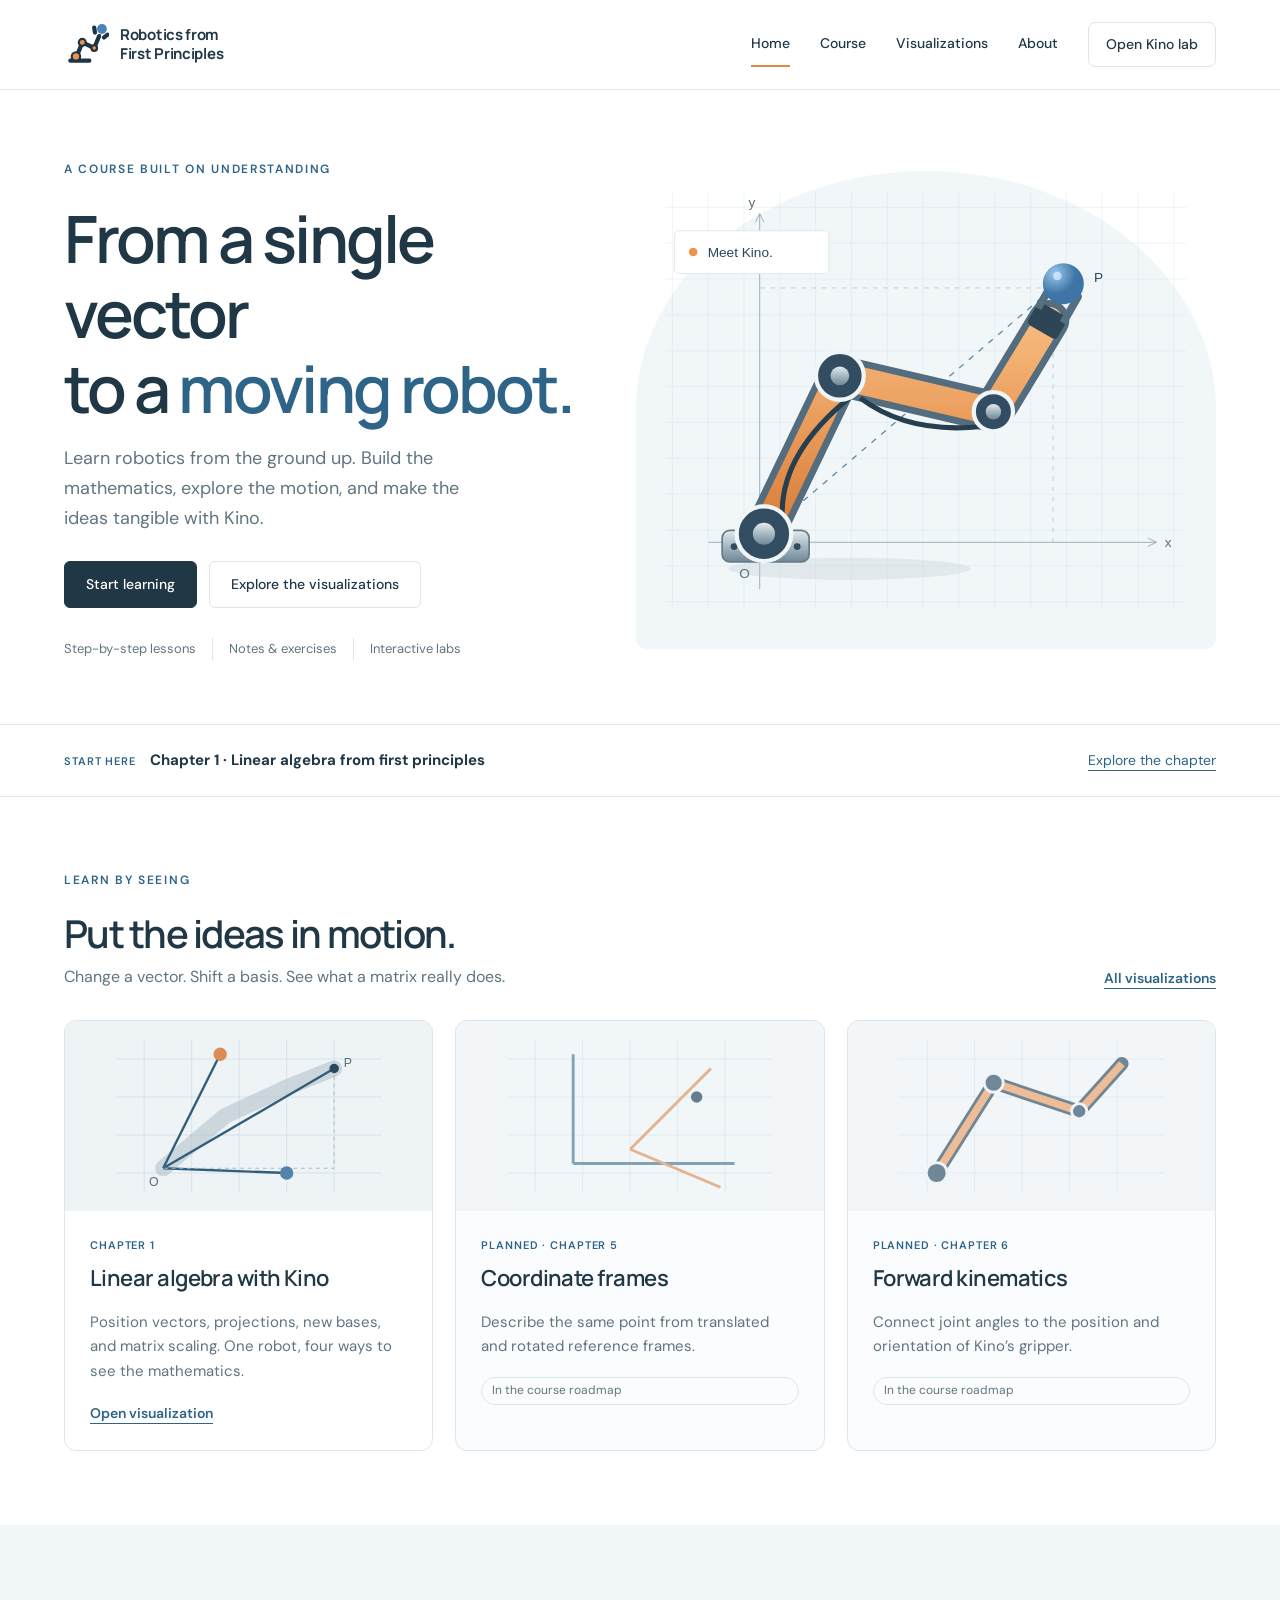
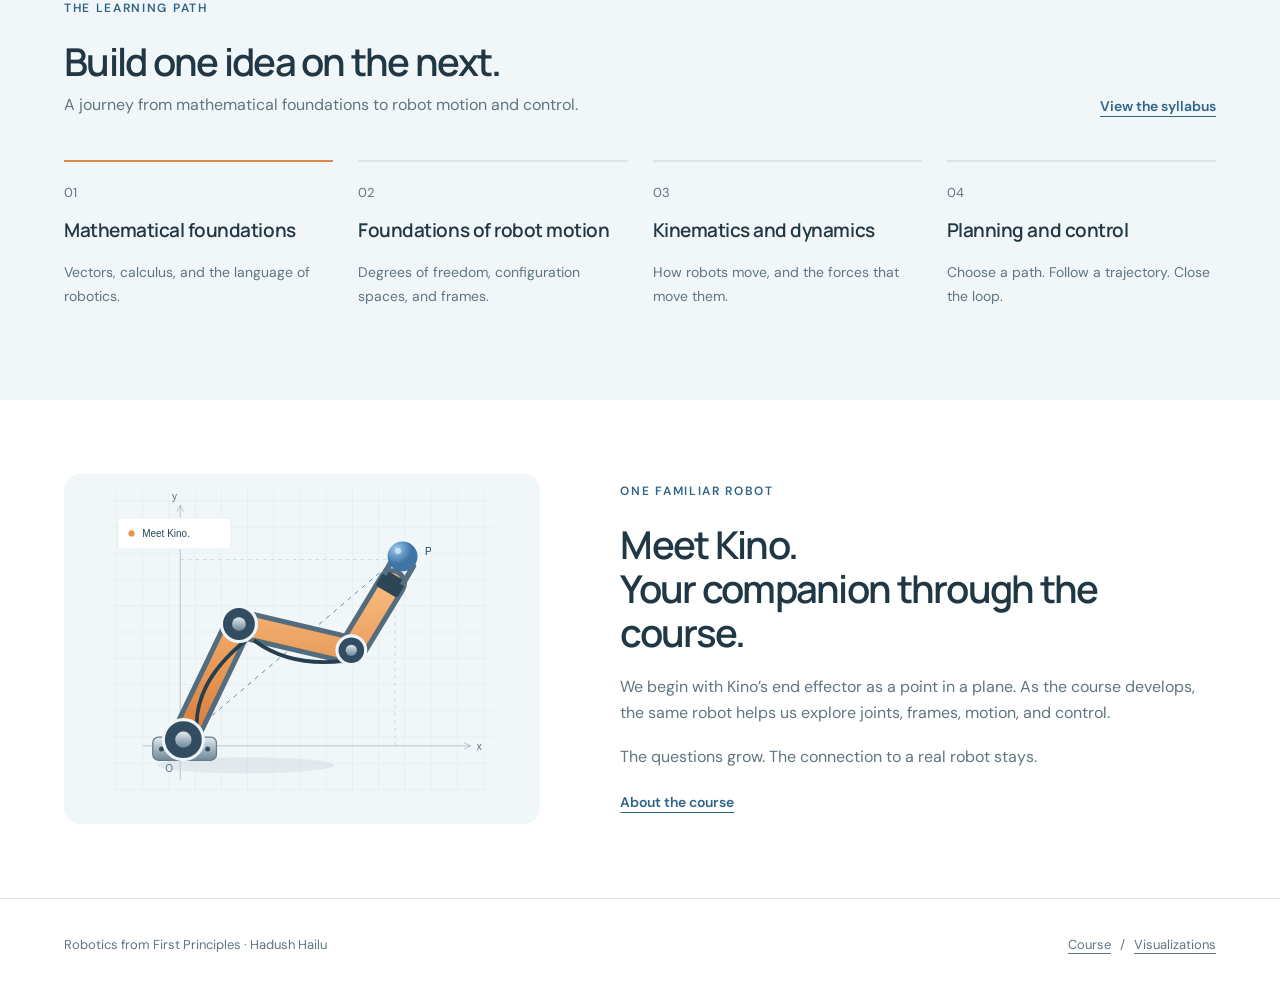
<file: index.html>
<!doctype html>
<html lang="en"><head><meta charset="utf-8"><meta name="viewport" content="width=device-width, initial-scale=1"><meta name="description" content="Learn robotics from first principles with Hadush Hailu. Explore lessons, notes, exercises, and interactive Kino robot visualizations."><meta name="theme-color" content="#203745"><title>Home | Robotics from First Principles</title><link rel="icon" type="image/svg+xml" href="assets/logo.svg"><link rel="stylesheet" href="assets/style.css"><script defer src="assets/content.js"></script><script defer src="assets/site.js"></script></head><body data-page="home" class=""><a class="skip" href="#app">Skip to content</a><header class="site-header" id="header"></header><main id="app"></main><footer class="site-footer" id="footer"></footer><noscript><div class="container no-js">Enable JavaScript to browse the course. You can still <a href="materials/Robotics_first_principles_v1.1.pdf">read the course notes</a> or <a href="materials/kino-projection-exercises.pdf">download the exercise</a>.</div></noscript></body></html>
</file>
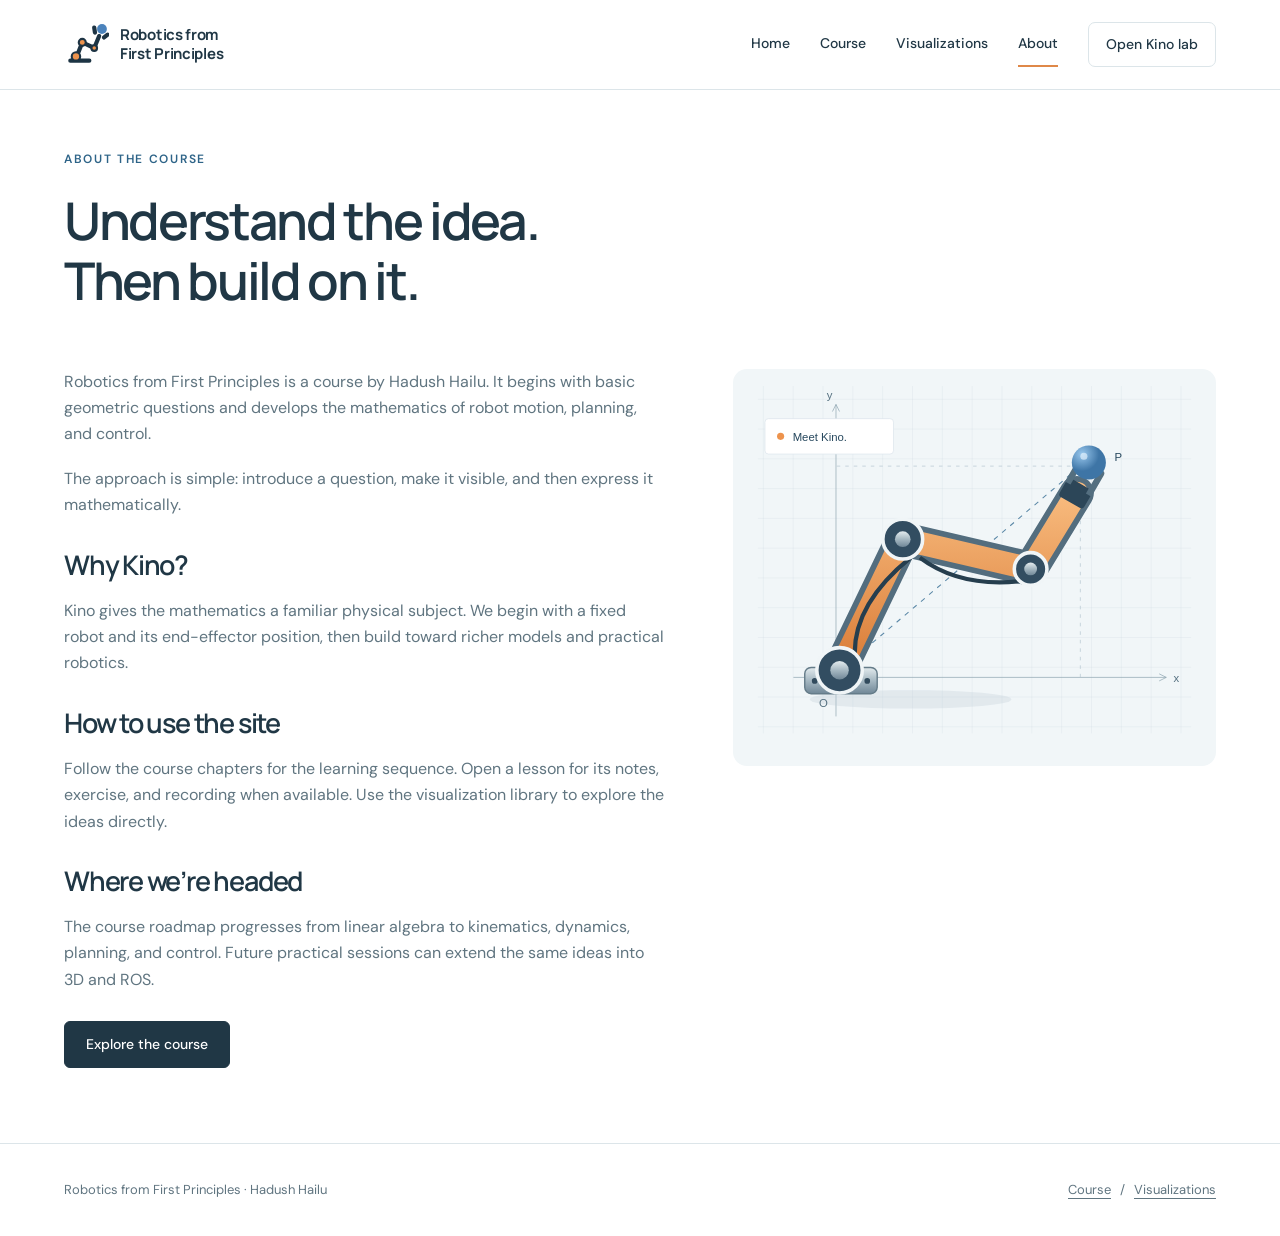
<file: about.html>
<!doctype html>
<html lang="en"><head><meta charset="utf-8"><meta name="viewport" content="width=device-width, initial-scale=1"><meta name="description" content="Learn robotics from first principles with Hadush Hailu. Explore lessons, notes, exercises, and interactive Kino robot visualizations."><meta name="theme-color" content="#203745"><title>About | Robotics from First Principles</title><link rel="icon" type="image/svg+xml" href="assets/logo.svg"><link rel="stylesheet" href="assets/style.css"><script defer src="assets/content.js"></script><script defer src="assets/site.js"></script></head><body data-page="about" class=""><a class="skip" href="#app">Skip to content</a><header class="site-header" id="header"></header><main id="app"></main><footer class="site-footer" id="footer"></footer><noscript><div class="container no-js">Enable JavaScript to browse the course. You can still <a href="materials/Robotics_first_principles_v1.1.pdf">read the course notes</a> or <a href="materials/kino-projection-exercises.pdf">download the exercise</a>.</div></noscript></body></html>
</file>
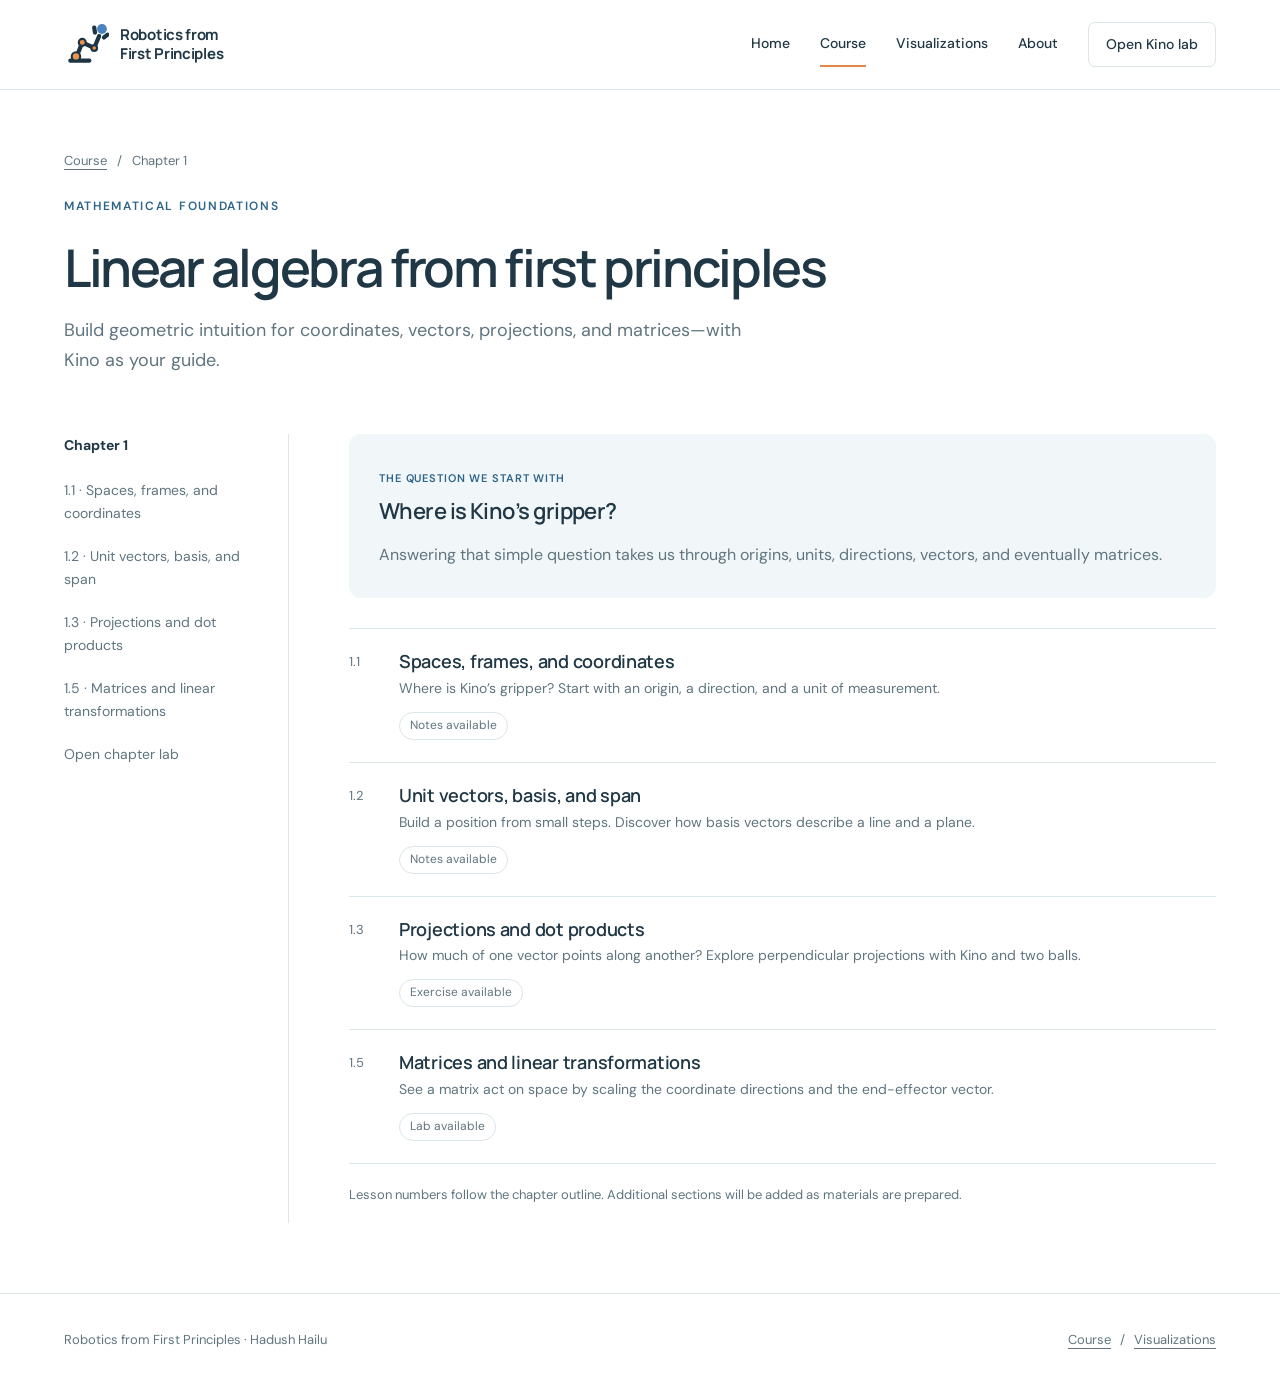
<file: chapter.html>
<!doctype html>
<html lang="en"><head><meta charset="utf-8"><meta name="viewport" content="width=device-width, initial-scale=1"><meta name="description" content="Learn robotics from first principles with Hadush Hailu. Explore lessons, notes, exercises, and interactive Kino robot visualizations."><meta name="theme-color" content="#203745"><title>Chapter | Robotics from First Principles</title><link rel="icon" type="image/svg+xml" href="assets/logo.svg"><link rel="stylesheet" href="assets/style.css"><script defer src="assets/content.js"></script><script defer src="assets/site.js"></script></head><body data-page="chapter" class=""><a class="skip" href="#app">Skip to content</a><header class="site-header" id="header"></header><main id="app"></main><footer class="site-footer" id="footer"></footer><noscript><div class="container no-js">Enable JavaScript to browse the course. You can still <a href="materials/Robotics_first_principles_v1.1.pdf">read the course notes</a> or <a href="materials/kino-projection-exercises.pdf">download the exercise</a>.</div></noscript></body></html>
</file>
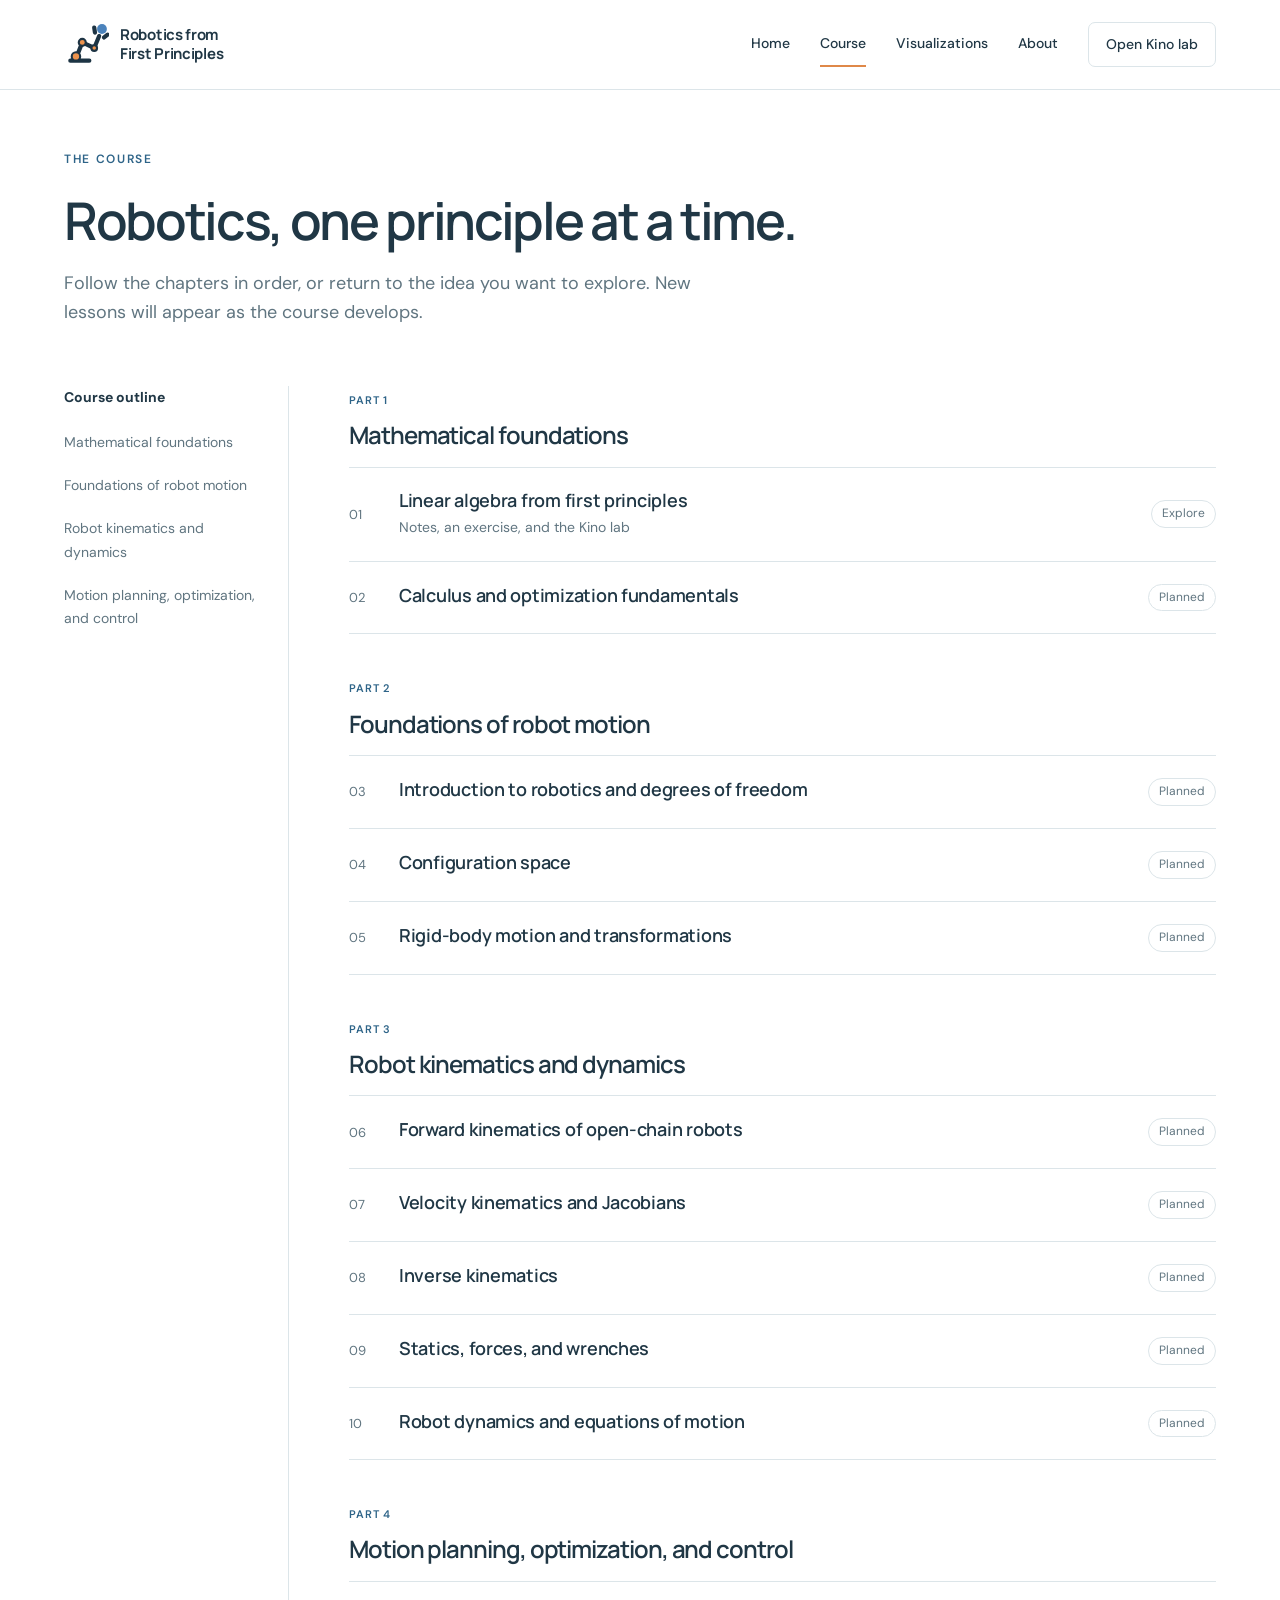
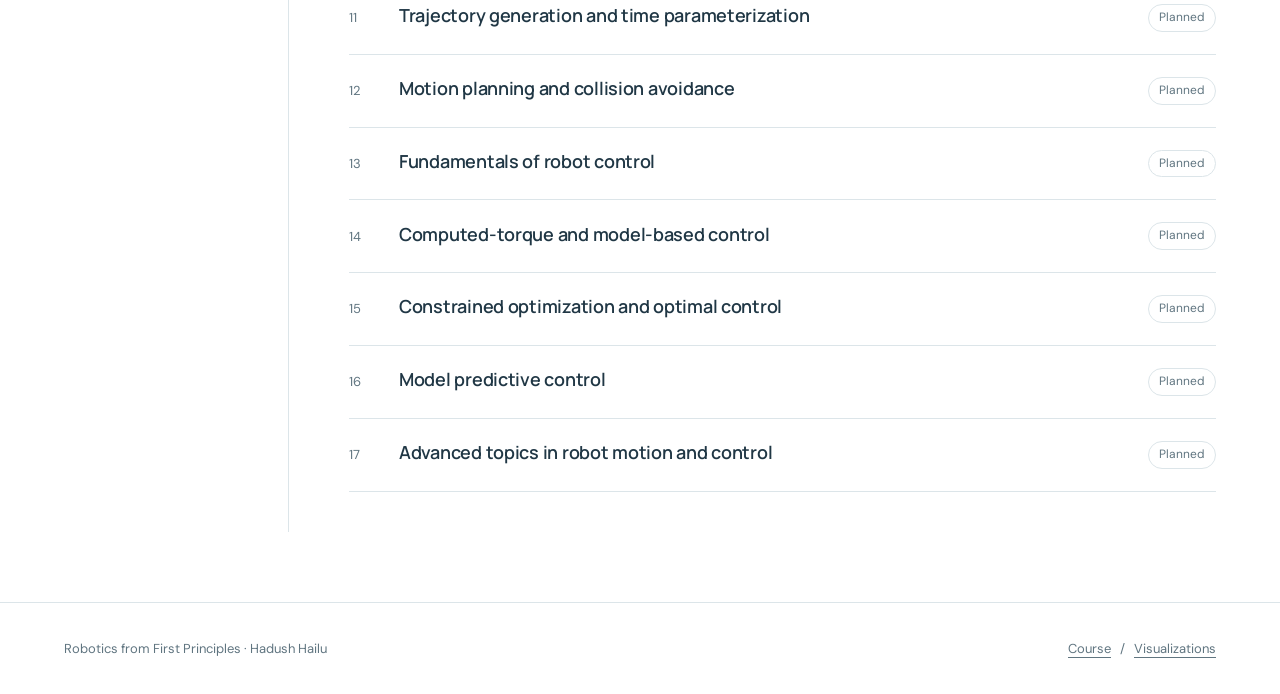
<file: course.html>
<!doctype html>
<html lang="en"><head><meta charset="utf-8"><meta name="viewport" content="width=device-width, initial-scale=1"><meta name="description" content="Learn robotics from first principles with Hadush Hailu. Explore lessons, notes, exercises, and interactive Kino robot visualizations."><meta name="theme-color" content="#203745"><title>Course | Robotics from First Principles</title><link rel="icon" type="image/svg+xml" href="assets/logo.svg"><link rel="stylesheet" href="assets/style.css"><script defer src="assets/content.js"></script><script defer src="assets/site.js"></script></head><body data-page="course" class=""><a class="skip" href="#app">Skip to content</a><header class="site-header" id="header"></header><main id="app"></main><footer class="site-footer" id="footer"></footer><noscript><div class="container no-js">Enable JavaScript to browse the course. You can still <a href="materials/Robotics_first_principles_v1.1.pdf">read the course notes</a> or <a href="materials/kino-projection-exercises.pdf">download the exercise</a>.</div></noscript></body></html>
</file>
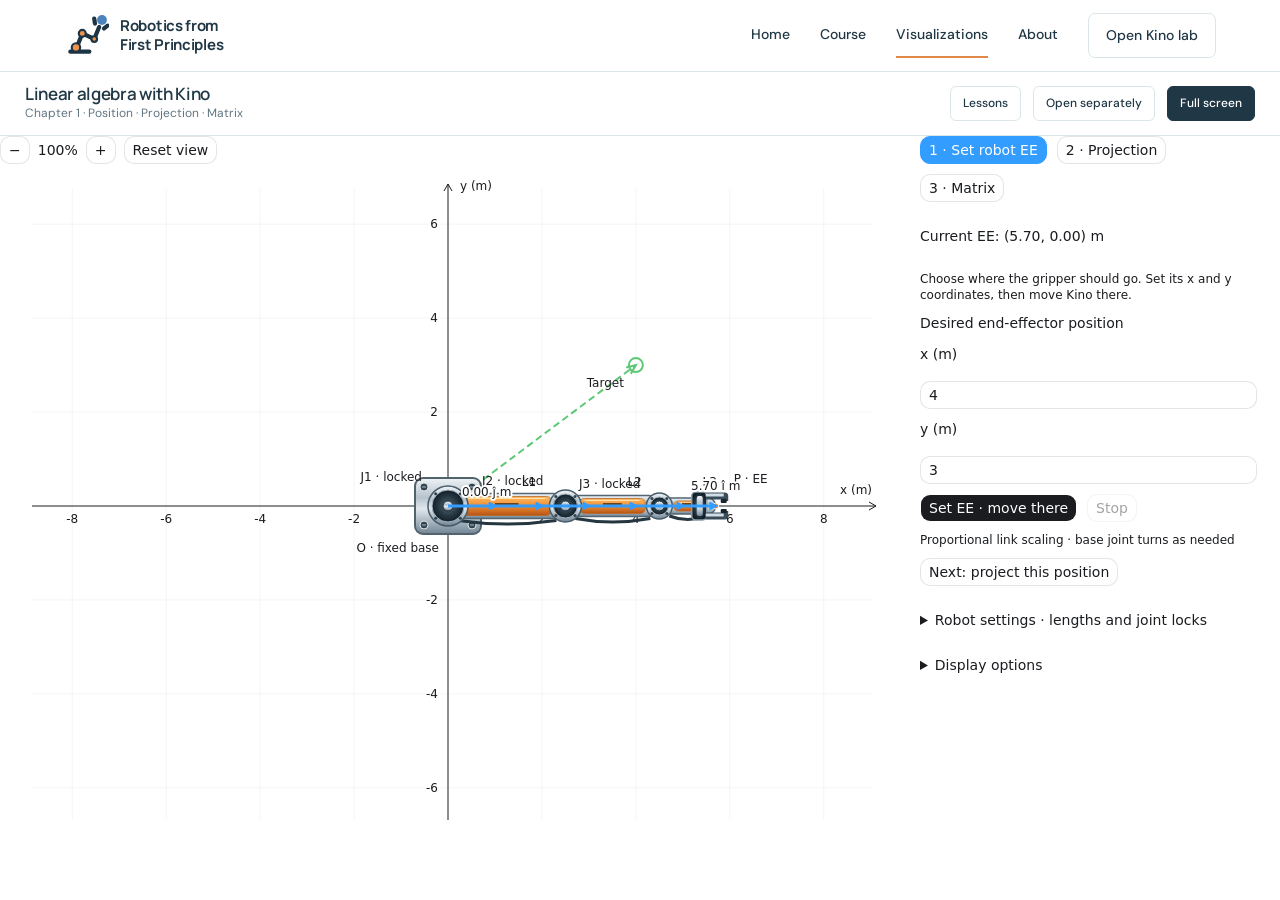
<file: lab.html>
<!doctype html>
<html lang="en"><head><meta charset="utf-8"><meta name="viewport" content="width=device-width, initial-scale=1"><meta name="description" content="Learn robotics from first principles with Hadush Hailu. Explore lessons, notes, exercises, and interactive Kino robot visualizations."><meta name="theme-color" content="#203745"><title>Kino Lab | Robotics from First Principles</title><link rel="icon" type="image/svg+xml" href="assets/logo.svg"><link rel="stylesheet" href="assets/style.css"><script defer src="assets/content.js"></script><script defer src="assets/site.js"></script></head><body data-page="lab" class="lab-page"><a class="skip" href="#app">Skip to content</a><header class="site-header" id="header"></header><main id="app"></main><noscript><div class="container no-js">Enable JavaScript to browse the course. You can still <a href="materials/Robotics_first_principles_v1.1.pdf">read the course notes</a> or <a href="materials/kino-projection-exercises.pdf">download the exercise</a>.</div></noscript></body></html>
</file>
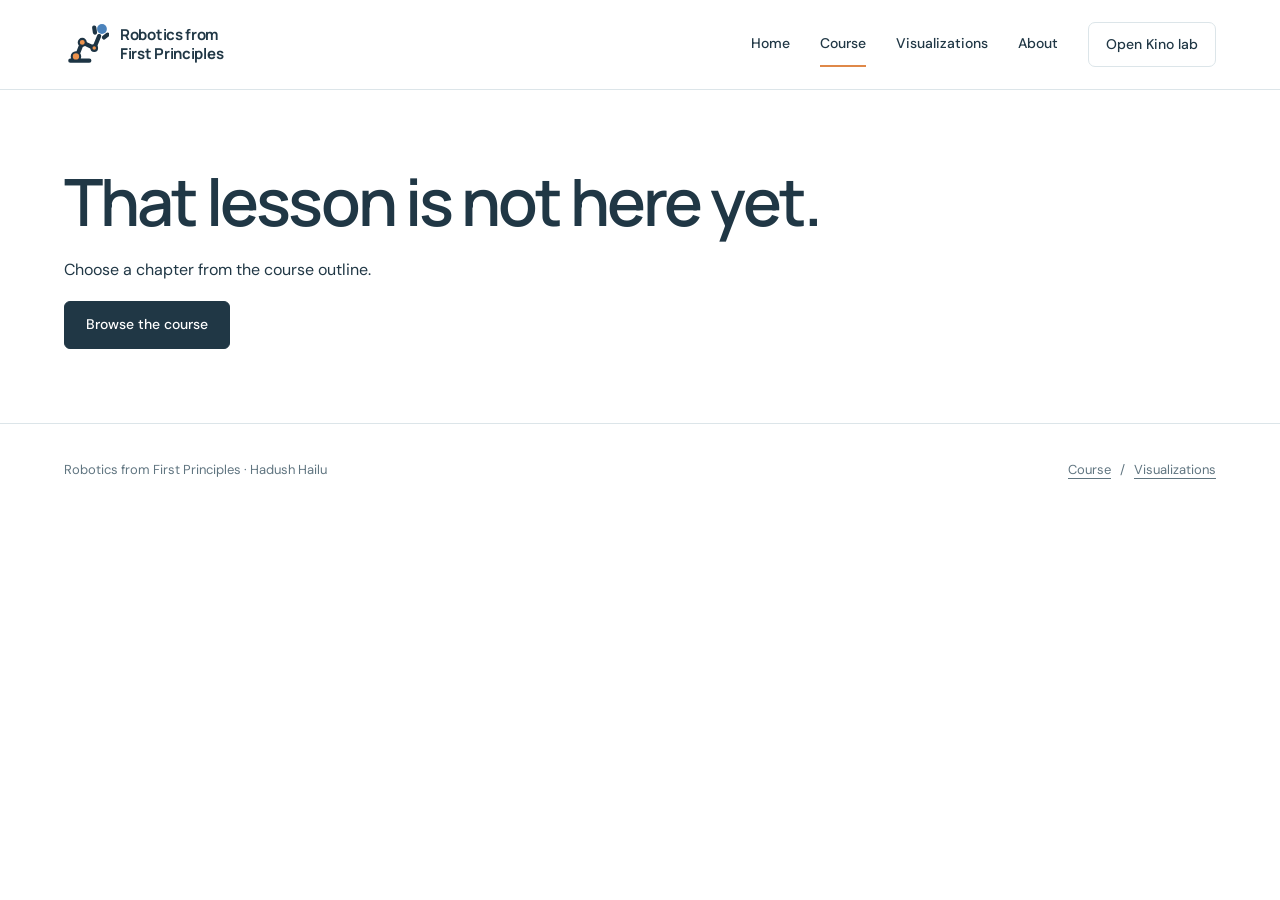
<file: lesson.html>
<!doctype html>
<html lang="en"><head><meta charset="utf-8"><meta name="viewport" content="width=device-width, initial-scale=1"><meta name="description" content="Learn robotics from first principles with Hadush Hailu. Explore lessons, notes, exercises, and interactive Kino robot visualizations."><meta name="theme-color" content="#203745"><title>Lesson | Robotics from First Principles</title><link rel="icon" type="image/svg+xml" href="assets/logo.svg"><link rel="stylesheet" href="assets/style.css"><script defer src="assets/content.js"></script><script defer src="assets/site.js"></script></head><body data-page="lesson" class=""><a class="skip" href="#app">Skip to content</a><header class="site-header" id="header"></header><main id="app"></main><footer class="site-footer" id="footer"></footer><noscript><div class="container no-js">Enable JavaScript to browse the course. You can still <a href="materials/Robotics_first_principles_v1.1.pdf">read the course notes</a> or <a href="materials/kino-projection-exercises.pdf">download the exercise</a>.</div></noscript></body></html>
</file>
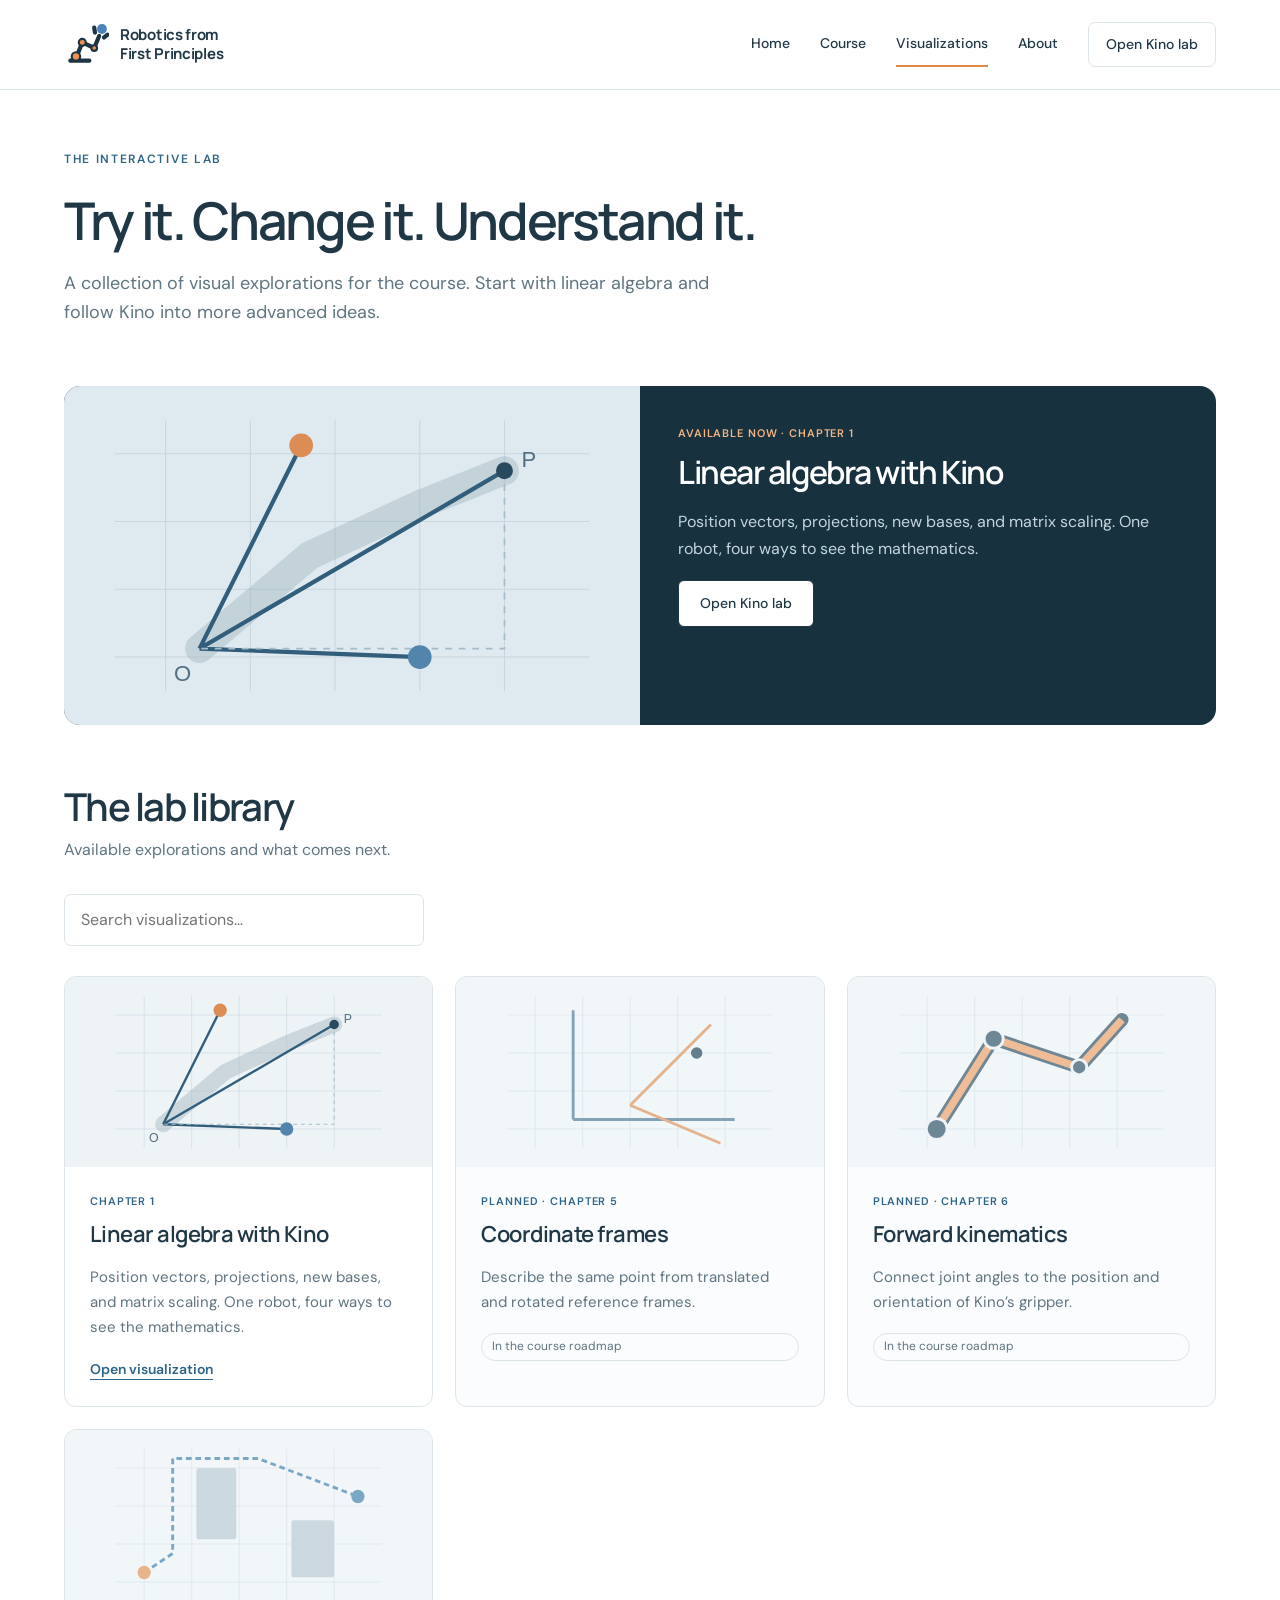
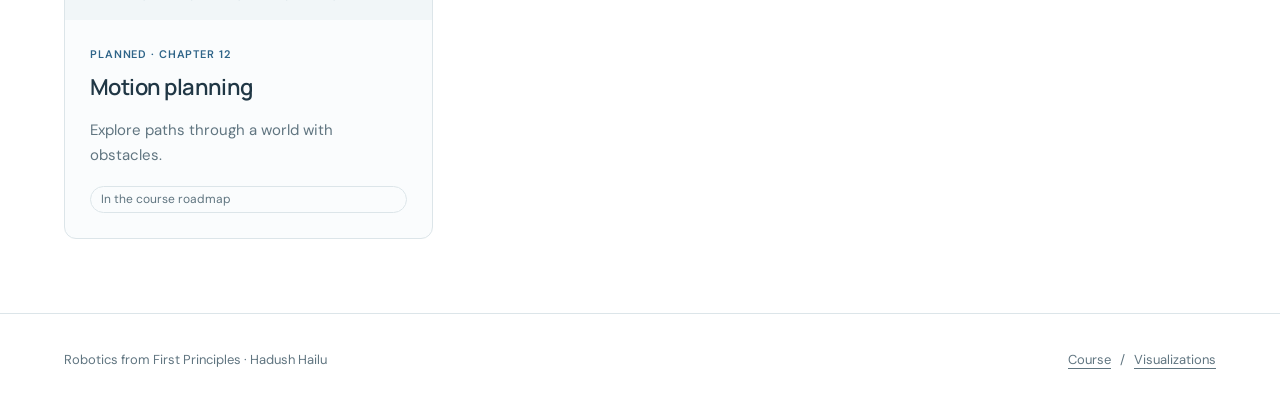
<file: visualizations.html>
<!doctype html>
<html lang="en"><head><meta charset="utf-8"><meta name="viewport" content="width=device-width, initial-scale=1"><meta name="description" content="Learn robotics from first principles with Hadush Hailu. Explore lessons, notes, exercises, and interactive Kino robot visualizations."><meta name="theme-color" content="#203745"><title>Visualizations | Robotics from First Principles</title><link rel="icon" type="image/svg+xml" href="assets/logo.svg"><link rel="stylesheet" href="assets/style.css"><script defer src="assets/content.js"></script><script defer src="assets/site.js"></script></head><body data-page="visualizations" class=""><a class="skip" href="#app">Skip to content</a><header class="site-header" id="header"></header><main id="app"></main><footer class="site-footer" id="footer"></footer><noscript><div class="container no-js">Enable JavaScript to browse the course. You can still <a href="materials/Robotics_first_principles_v1.1.pdf">read the course notes</a> or <a href="materials/kino-projection-exercises.pdf">download the exercise</a>.</div></noscript></body></html>
</file>
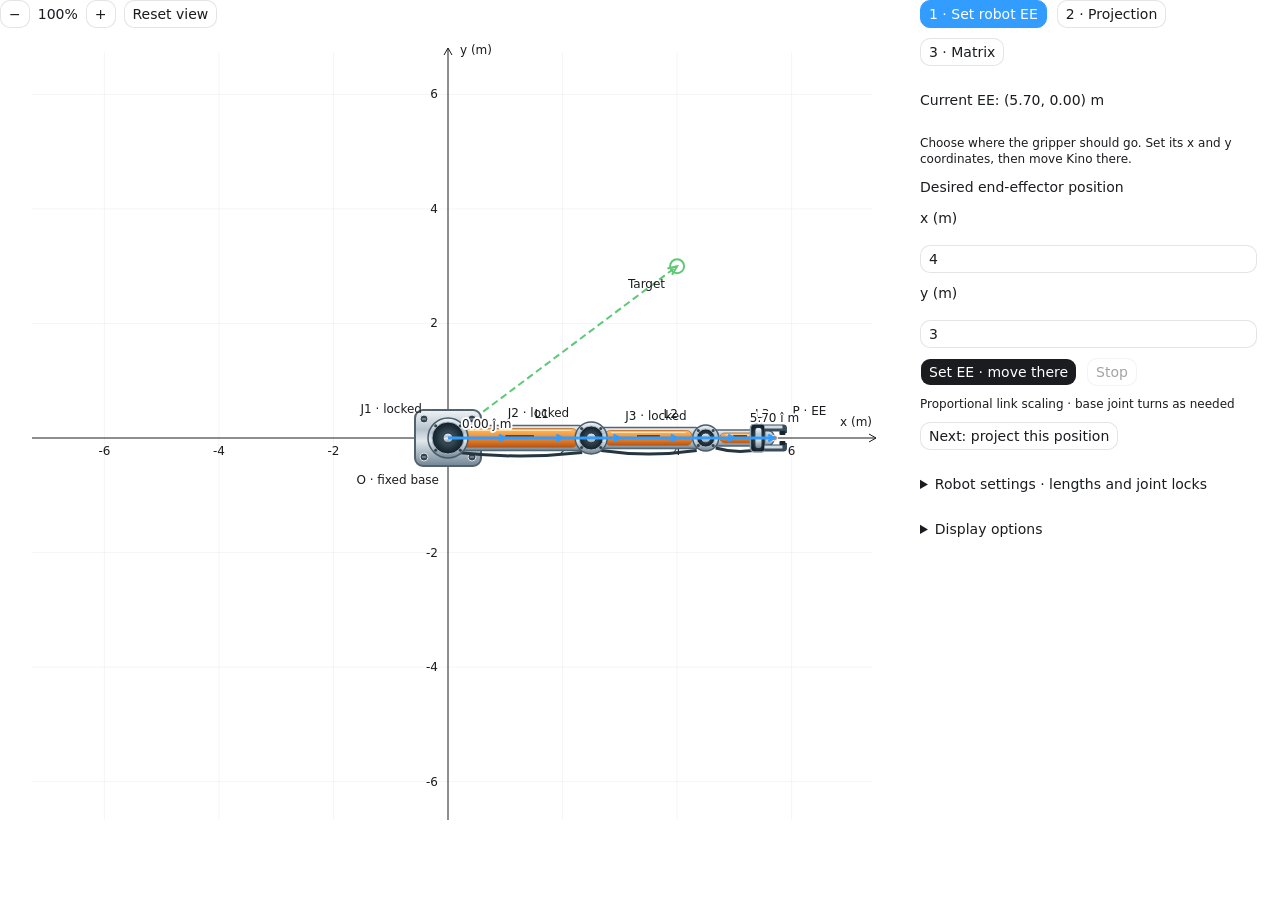
<file: labs/kino.html>
<!doctype html><html lang="en"><head><meta charset="utf-8"><meta name="viewport" content="width=device-width, initial-scale=1"><title>Kino · Linear Algebra Lab</title><style>:root {
  color-scheme: light dark;
  background-color: var(
    --background,
    var(--color-background-primary, light-dark(rgb(255 255 255), rgb(24 24 24)))
  ) !important;

  /* Agent-facing contract; keep in sync with SKILL.md. */
  --background: var(
    --color-background-primary,
    light-dark(rgb(255 255 255), rgb(24 24 24))
  );
  --foreground: var(
    --color-text-primary,
    light-dark(rgb(26 28 31), rgb(255 255 255))
  );
  --card: color-mix(in oklab, var(--foreground) 5%, var(--background));
  --card-foreground: var(
    --color-text-primary,
    light-dark(rgb(26 28 31), rgb(255 255 255))
  );
  --popover: var(
    --color-background-secondary,
    light-dark(rgb(255 255 255), rgb(45 45 45))
  );
  --popover-foreground: var(
    --color-text-primary,
    light-dark(rgb(26 28 31), rgb(255 255 255))
  );
  --primary: var(
    --color-text-info,
    light-dark(rgb(51 156 255), rgb(131 195 255))
  );
  --primary-foreground: var(
    --color-text-inverse,
    light-dark(rgb(255 255 255), rgb(13 13 13))
  );
  --secondary: var(
    --color-background-secondary,
    light-dark(rgb(255 255 255 / 96%), rgb(54 54 54 / 96%))
  );
  --secondary-foreground: var(
    --color-text-primary,
    light-dark(rgb(26 28 31), rgb(255 255 255))
  );
  --muted: color-mix(in srgb, var(--foreground) 10%, transparent);
  --muted-foreground: var(
    --color-text-secondary,
    light-dark(rgb(26 28 31 / 49.4%), rgb(255 255 255 / 49.8%))
  );
  --accent: var(
    --color-background-info,
    light-dark(rgb(229 242 255), rgb(13 39 63))
  );
  --accent-foreground: var(
    --color-text-info,
    light-dark(rgb(51 156 255), rgb(131 195 255))
  );
  --destructive: var(
    --color-text-warning,
    light-dark(rgb(226 85 7), rgb(255 133 73))
  );
  --border: var(
    --color-border-secondary,
    light-dark(rgb(26 28 31 / 8%), rgb(255 255 255 / 8.2%))
  );
  --input: var(
    --color-border-primary,
    light-dark(
      rgb(26 28 31 / 11.8%),
      color-mix(in oklab, rgb(0 0 0) 10%, transparent)
    )
  );
  --ring: var(
    --color-ring-primary,
    light-dark(rgb(51 156 255), rgb(131 195 255 / 76%))
  );
  --font-size-base: var(--font-text-md-size, 14px);
  --blue: light-dark(rgb(51 156 255), rgb(51 156 255));
  --orange: light-dark(rgb(226 85 7), rgb(251 106 34));
  --green: light-dark(rgb(0 162 64), rgb(64 201 119));
  --red: light-dark(rgb(224 46 42), rgb(255 103 100));
  --purple: light-dark(rgb(146 79 247), rgb(173 123 249));
  --yellow: light-dark(rgb(255 195 0), rgb(255 210 64));
  --viz-series-1: var(--primary);
  --viz-series-2: light-dark(rgb(243 136 59), rgb(245 154 86));
  --viz-series-3: light-dark(rgb(93 201 119), rgb(116 213 139));
  --viz-series-4: light-dark(rgb(235 119 177), rgb(240 143 192));
  --viz-series-5: light-dark(rgb(155 121 236), rgb(170 145 239));
  --viz-series-6: light-dark(rgb(58 185 177), rgb(90 203 194));

  /* Internal implementation variables; not part of the agent contract. */
  --font-sans: -apple-system, system-ui, "Segoe UI", sans-serif;
  --font-mono:
    ui-monospace, SFMono-Regular, "SF Mono", Menlo, Consolas, "Liberation Mono",
    monospace;
  --font-size-normal: max(11px, var(--font-size-base));
  --font-size-tooltip: calc(var(--font-size-base) - 1px);
  --font-size-small: max(11px, calc(var(--font-size-base) - 2px));
  --font-size-h1: calc(var(--font-size-normal) * 1.7142857143);
  --font-size-h2: calc(var(--font-size-normal) * 1.4285714286);
  --font-size-h3: calc(var(--font-size-normal) * 1.2857142857);
  --font-weight-normal: 430;
  --font-weight-medium: 500;
  --icon-size: 16px;
  --line-height-normal: calc(var(--font-size-normal) * 1.5);
  --line-height-tooltip: calc(var(--font-size-tooltip) * 1.4285714286);
  --line-height-small: calc(var(--font-size-small) + 4px);
  --corner-shape: round;
  --radius: var(--border-radius-lg, 10px);
  --radius-sm: calc(var(--radius) * 0.6);
  --radius-md: calc(var(--radius) * 0.8);
  --radius-lg: var(--radius);
  --radius-2xl: calc(var(--radius) * 1.6);
  --radius-full: 9999px;
  --shadow-sm: 0 1px 2px -1px rgb(0 0 0 / 8%);
  --checkmark-image: url("data:image/svg+xml,%3Csvg xmlns='http://www.w3.org/2000/svg' viewBox='0 0 17 17'%3E%3Cpath d='M12.8961 3.64101C13.1297 3.41418 13.4984 3.37523 13.7779 3.56581C14.0571 3.75635 14.1554 4.11331 14.0299 4.41347L13.9615 4.53847L7.71151 13.7045C7.59411 13.8767 7.4063 13.9877 7.19881 14.0072C6.99136 14.0267 6.78564 13.9533 6.63826 13.806L2.88826 10.056L2.79842 9.9457C2.6192 9.67407 2.64927 9.30496 2.88826 9.06581C3.12738 8.82669 3.49647 8.79676 3.76815 8.97597L3.8785 9.06581L7.03084 12.2182L12.8053 3.74941L12.8961 3.64101Z'/%3E%3C/svg%3E");

  /* Legacy aliases; not part of the current agent contract. */
  --viz-bg: transparent;
  --viz-panel: var(--card);
  --viz-border: var(--border);
  --viz-text: var(--foreground);
  --viz-muted: var(--muted-foreground);
  --viz-accent: var(--primary);
  --viz-accent-text: var(--primary-foreground);
  --viz-accent-bg: var(--accent);
  --viz-font-size: var(--font-size-base);
  --viz-warning: var(--destructive);
}

:root[data-theme="light"] {
  color-scheme: light;
}

:root[data-theme="dark"] {
  color-scheme: dark;
}

* {
  box-sizing: border-box;
}

html > body {
  /* Preserve MCP aliases for older inline renderers without creating :root cycles. */
  --color-background-primary: var(
    --background,
    light-dark(rgb(255 255 255), rgb(24 24 24))
  );
  --color-text-primary: var(
    --foreground,
    light-dark(rgb(26 28 31), rgb(255 255 255))
  );
  --color-border-secondary: var(
    --border,
    light-dark(rgb(26 28 31 / 8%), rgb(255 255 255 / 8.2%))
  );

  margin: 0;
  padding: var(--visualize-paint-gutter, 0px);
  color: var(--foreground);
  background: transparent !important;
  font-family: var(--font-sans) !important;
  font-size: var(--font-size-normal);
  font-weight: var(--font-weight-normal);
  line-height: var(--line-height-normal);
}

.cursor-interaction {
  cursor: var(--cursor-interaction, pointer);
}

a {
  color: color-mix(in srgb, var(--viz-accent) 80%, var(--viz-text) 20%);
  cursor: var(--cursor-interaction, pointer);
  font-weight: var(--font-weight-medium, 500);
  text-decoration: none;
  text-underline-offset: 2px;
}

a:is(:hover, :focus-visible) {
  text-decoration-line: underline;
  text-decoration-style: dashed;
  text-decoration-thickness: 0.5px;
}

h1,
h2,
h3,
h4,
h5,
h6,
p {
  margin-block: 0;
}

h1 {
  font-size: var(--font-size-h1);
  font-weight: var(--font-weight-medium);
  line-height: 1.25;
}

h2 {
  font-size: var(--font-size-h2);
  font-weight: var(--font-weight-medium);
  line-height: 1.25;
}

h3,
h4,
h5,
h6 {
  font-size: var(--font-size-h3);
  font-weight: var(--font-weight-medium);
  line-height: 1.3;
}

b,
strong,
th {
  font-weight: var(--font-weight-medium);
}

code:not(pre code) {
  display: inline;
  padding: 1px 6px;
  border-radius: var(--radius-sm);
  corner-shape: var(--corner-shape);
  background: var(--muted);
  font-family: var(--font-mono);
  font-size: 0.92em;
  overflow-wrap: anywhere;
  -webkit-box-decoration-break: clone;
  box-decoration-break: clone;
  word-break: break-word;
}

.table-responsive {
  width: 100%;
  overflow-x: auto;
  scrollbar-width: thin;
}

.table {
  width: 100%;
  border-collapse: collapse;
  color: var(--foreground);
  font: inherit;
  text-align: start;
}

.table :is(th, td) {
  padding-block: 10px;
  padding-inline: 0 24px;
  overflow-wrap: anywhere;
  border-bottom: 1px solid var(--border);
  text-align: start;
  vertical-align: top;
}

.table-responsive > .table :is(th, td) {
  overflow-wrap: break-word;
}

.table :is(th, td):last-child {
  padding-inline-end: 0;
}

.table :is(caption, thead th) {
  font-weight: 600;
}

.table thead th {
  padding-block: 8px;
  border-bottom-color: color-mix(in srgb, var(--foreground) 16%, transparent);
}

.table tbody tr:last-child :is(th, td) {
  border-bottom: 0;
}

.table.table-sm :is(th, td) {
  padding-block: 6px;
}

.table.table-sm :is(th, td):not(:last-child) {
  padding-inline-end: 16px;
}

.table :is(.text-end, [align="right"]) {
  text-align: end;
  font-variant-numeric: tabular-nums;
}

.table :is(.text-center, [align="center"]) {
  text-align: center;
}

.table .text-nowrap {
  white-space: nowrap;
}

#widget {
  display: flex;
  flex-direction: column;
  gap: 12px;
  width: 100%;
  padding: 0;
  background: transparent !important;
}

.card {
  min-width: 0;
  padding: 12px;
  overflow: hidden;
  overflow-wrap: break-word;
  border-radius: var(--radius-2xl);
  corner-shape: var(--corner-shape);
  color: var(--card-foreground);
  background: var(--card);
}

.widget {
  min-width: 0;
  overflow: hidden;
  border: 0;
  border-radius: var(--radius-lg);
  corner-shape: var(--corner-shape);
  box-shadow: 0 0 0 0.5px var(--border-strong, var(--border));
  color: var(--foreground);
  background: var(--background);
}

#widget > :not(.card, .widget, .progress) {
  width: 100% !important;
  max-width: none !important;
  margin: 0 !important;
  padding: 0 !important;
  border: 0 !important;
  border-radius: 0 !important;
  background: transparent !important;
  box-shadow: none !important;
}

.tooltip {
  position: fixed;
  z-index: 50;
  top: 0;
  left: 0;
  width: max-content;
  max-width: min(
    20rem,
    var(--tooltip-available-width, calc(100vw - 10px)),
    calc(100vw - 10px)
  );
  max-height: min(
    var(--tooltip-available-height, calc(100vh - 10px)),
    calc(100vh - 10px)
  );
  padding: 4px 8px;
  border: 1px solid var(--border);
  border-radius: var(--radius-lg);
  corner-shape: var(--corner-shape);
  color: var(--popover-foreground);
  background: var(--popover);
  box-shadow: none;
  font-size: var(--font-size-tooltip);
  line-height: var(--line-height-tooltip);
  overflow-wrap: break-word;
  white-space: normal;
  pointer-events: none;
  user-select: none;
}

.viz-grid {
  display: grid;
  grid-template-columns: repeat(auto-fit, minmax(max(180px, 24%), 1fr));
  gap: 10px;
}

.viz-stat {
  display: flex;
  flex-direction: column;
  gap: 2px;
}

.viz-stat-value {
  font-size: var(--font-size-h2);
  font-weight: var(--font-weight-medium);
  line-height: 1.25;
}

.viz-row {
  display: flex;
  flex-wrap: wrap;
  align-items: center;
  gap: 10px;
}

hr {
  width: 100%;
  height: 1px;
  margin-block: 6px;
  border: 0;
  background: var(--border);
}

.nav {
  display: flex;
  min-width: 0;
  align-items: center;
  gap: 4px;
}

.progress {
  display: flex;
  height: 8px;
  margin-block: calc((var(--line-height-normal, 1.5em) - 8px) / 2);
  overflow: hidden;
  border: 0;
  border-radius: var(--radius-full);
  background: var(--muted);
}

.progress-bar:only-child {
  border-radius: var(--radius-full);
}

.progress-bar {
  height: 100%;
  flex-shrink: 0;
  border: 0;
  background: var(--viz-series-1);
}

.viz-badge {
  padding: 3px 8px;
  border-radius: var(--radius-full);
  color: var(--accent-foreground);
  background: var(--accent);
  font-weight: var(--font-weight-medium);
}

small,
.text-small,
.viz-badge {
  font-size: var(--font-size-small);
  line-height: var(--line-height-small);
}

.text-muted {
  color: var(--muted-foreground);
}

.tabular-nums {
  font-variant-numeric: tabular-nums;
}

.sr-only {
  position: absolute;
  width: 1px;
  height: 1px;
  padding: 0;
  overflow: hidden;
  clip: rect(0, 0, 0, 0);
  white-space: nowrap;
  border: 0;
}

.viz-controls {
  display: flex;
  flex-wrap: wrap;
  align-items: center;
  gap: 8px;
}

.viz-controls > .form-label {
  display: grid;
  min-width: min(100%, 260px);
  flex: 1 1 280px;
  grid-template-columns: minmax(0, 1fr) auto;
  align-items: baseline;
  gap: 2px 12px;
  margin-bottom: 0;
}

.viz-controls > .form-label > :is(.form-control, .form-range, .form-select) {
  grid-column: 1 / -1;
}

.btn,
.nav-link,
.form-check-input,
.form-control,
.form-range,
.form-select {
  font: inherit;
}

.btn,
.nav-link {
  appearance: button;
  display: inline-flex;
  inline-size: fit-content;
  max-inline-size: 100%;
  min-height: 28px;
  align-items: center;
  justify-content: center;
  gap: 4px;
  margin: 0;
  padding: 0 8px;
  -webkit-app-region: no-drag;
  border: 1px solid var(--input);
  border-radius: var(--radius-lg);
  corner-shape: var(--corner-shape);
  color: var(--secondary-foreground);
  background: var(--secondary);
  cursor: var(--cursor-interaction, pointer);
  text-align: center;
  text-decoration: none;
  white-space: nowrap;
  user-select: none;
  -webkit-font-smoothing: antialiased;
}

.btn:is(.btn-block, .viz-tile) {
  inline-size: 100%;
}

.btn.viz-tile {
  min-width: 0;
  overflow-wrap: anywhere;
  white-space: normal;
}

a.btn {
  cursor: var(--cursor-interaction, pointer);
  text-decoration: none;
}

.btn:not(:disabled):hover,
.nav-link:not(:disabled):not([aria-disabled="true"]):hover {
  background: color-mix(in srgb, var(--foreground) 6%, var(--secondary));
}

.btn-primary {
  border-color: transparent;
  color: var(--primary-foreground);
  background: var(--foreground);
  background-clip: padding-box;
}

.btn-primary .text-muted {
  color: color-mix(in srgb, var(--primary-foreground) 50%, transparent);
}

.btn-primary:not(:disabled):hover {
  background: color-mix(in srgb, var(--foreground) 80%, transparent);
  background-clip: padding-box;
}

.btn-ghost {
  border-color: transparent;
  color: var(--muted-foreground);
  background: transparent;
}

.btn-ghost:not(:disabled):hover {
  color: var(--foreground);
  background: color-mix(in srgb, var(--foreground) 6%, var(--secondary));
}

.nav-pills .nav-link {
  min-width: 0;
  border-color: transparent;
  color: var(--muted-foreground);
  background: transparent;
}

.nav-justified .nav-link {
  flex: 1 1 0;
  overflow-wrap: anywhere;
  white-space: normal;
}

.nav-pills .nav-link.active {
  color: var(--foreground);
  background: var(--muted);
}

/* Shared preview chrome; product styles stay inside each variant. */
.viz-dotted-background {
  background-image: radial-gradient(
    circle,
    color-mix(in srgb, var(--foreground) 14%, transparent) 0.8px,
    transparent 0.8px
  );
  background-position: center;
  background-size: 16px 16px;
}

.viz-carousel {
  position: relative;
  min-width: 0;
}

.viz-carousel:has(> .viz-carousel-controls) {
  min-height: calc(60px + var(--viz-carousel-picker-height, 0px));
  padding-bottom: 60px;
}

.viz-carousel > [data-variant][hidden] {
  display: none !important;
}

.viz-carousel > [data-variant] {
  isolation: isolate;
}

.viz-carousel-controls {
  --viz-carousel-hover: light-dark(
    color-mix(in srgb, var(--foreground) 5.4%, transparent),
    color-mix(in srgb, var(--foreground) 7.8%, transparent)
  );
  position: absolute;
  z-index: 2;
  bottom: 8px;
  left: 50%;
  display: flex;
  width: max-content;
  /* Leave room for the host's design-controls launcher at the trailing edge. */
  max-width: calc(100% - 96px);
  align-items: center;
  gap: 0;
  padding: 0;
  border: 1px solid var(--border);
  border-radius: 16px;
  color: var(--foreground);
  background: var(--background);
  font-family: var(--font-sans);
  /* Match the settings dropdown chrome independently of the content font size. */
  font-size: 13px;
  font-weight: var(--font-weight-normal);
  line-height: 18px;
  transform: translateX(-50%);
  user-select: none;
}

/* Keep authored mockup button styles out of the shared carousel chrome. */
.viz-carousel-controls button,
.viz-carousel-picker > summary {
  display: flex !important;
  height: auto !important;
  min-height: 30px;
  align-items: center !important;
  justify-content: center !important;
  gap: 4px;
  padding: 0 6px !important;
  -webkit-app-region: no-drag;
  border: 0 !important;
  border-radius: 14px !important;
  color: inherit !important;
  background: transparent !important;
  font: inherit !important;
  -webkit-tap-highlight-color: transparent;
}

.viz-carousel-controls > button,
.viz-carousel-picker > summary {
  position: relative;
  isolation: isolate;
}

.viz-carousel-controls > button {
  --icon-size: 16px;
  width: 30px !important;
  padding: 0 !important;
}

.viz-carousel-picker > summary {
  padding-inline: 12px !important;
}

.viz-carousel-controls .viz-carousel-caret {
  width: 14px;
  height: 14px;
  flex: none;
  margin: 0;
  color: inherit;
  transform: rotate(180deg);
}

.viz-carousel-controls > button > svg,
.viz-carousel-controls .viz-carousel-caret,
.viz-carousel-count {
  opacity: 0.5;
}

.viz-carousel-controls > button::before,
.viz-carousel-picker > summary::before {
  position: absolute;
  z-index: -1;
  inset: 3px;
  border-radius: 12px;
  content: "";
  pointer-events: none;
}

.viz-carousel-controls > button:hover::before,
.viz-carousel-picker > summary:hover::before {
  background: var(--viz-carousel-hover);
}

.viz-carousel-controls > button,
.viz-carousel-controls [data-lucide],
.viz-carousel-controls .lucide {
  flex-shrink: 0;
}

.viz-carousel-picker {
  min-width: 0;
}

.viz-carousel-picker > summary {
  min-width: 0;
  list-style: none;
}

.viz-carousel-picker > summary::-webkit-details-marker {
  display: none;
}

.viz-carousel-count {
  flex-shrink: 0;
  white-space: nowrap;
}

.viz-carousel-name {
  min-width: 0;
  overflow: hidden;
  text-overflow: ellipsis;
  white-space: nowrap;
}

.viz-carousel-options {
  position: absolute;
  right: 0;
  bottom: calc(100% + 4px);
  left: 0;
  display: flex;
  max-height: 240px;
  flex-direction: column;
  gap: 2px;
  overflow: auto;
  padding: 4px;
  border: 1px solid var(--border);
  border-radius: var(--radius-lg);
  background: var(--background);
  box-shadow: 0 4px 12px light-dark(rgb(0 0 0 / 6%), rgb(0 0 0 / 25%));
}

.viz-carousel-options > button {
  border-radius: max(0px, calc(var(--radius-lg) - 5px)) !important;
  width: 100% !important;
  min-height: 28px;
  justify-content: flex-start !important;
  padding: 4px 8px !important;
  font-size: var(--font-size-small) !important;
  text-align: start;
  white-space: normal;
  overflow-wrap: anywhere;
}

.viz-carousel-options > [aria-current="true"],
.viz-carousel-options > button:hover {
  background: var(--viz-carousel-hover) !important;
}

.btn:disabled,
.nav-link:disabled,
.nav-link[aria-disabled="true"] {
  cursor: not-allowed;
  opacity: 0.4;
}

[data-lucide] {
  stroke-width: 1.6;
}

.form-label {
  display: block;
  margin-bottom: 6px;
  color: var(--foreground);
}

.form-control {
  display: block;
  width: 100%;
  min-height: 28px;
  padding: 0 8px;
  outline: none;
  border: 1px solid var(--input);
  border-radius: var(--radius-lg);
  corner-shape: var(--corner-shape);
  color: var(--foreground);
  background: var(--secondary);
}

.form-control::placeholder {
  color: var(--muted-foreground);
}

.form-control[type="file"] {
  padding: 0;
  overflow: hidden;
  cursor: var(--cursor-interaction, pointer);
}

.form-control[type="file"]::file-selector-button {
  min-height: 26px;
  margin-right: 8px;
  padding: 0 8px;
  border: 0;
  border-right: 1px solid var(--input);
  color: var(--secondary-foreground);
  background: var(--secondary);
  cursor: inherit;
  font: inherit;
}

.form-control[type="file"]:not(:disabled):hover::file-selector-button {
  background: color-mix(in srgb, var(--foreground) 6%, var(--secondary));
}

.form-control-color[type="color"] {
  width: 40px;
  height: 28px;
  padding: 3px;
  cursor: var(--cursor-interaction, pointer);
}

.form-control-color[type="color"]::-webkit-color-swatch-wrapper {
  padding: 0;
}

.form-control-color[type="color"]::-webkit-color-swatch {
  border: 0;
  border-radius: calc(var(--radius-lg) - 4px);
  corner-shape: var(--corner-shape);
}

textarea.form-control {
  height: auto;
  min-height: 72px;
  padding: 8px 10px;
  resize: vertical;
}

.form-control:focus-visible {
  border-color: var(--ring);
  box-shadow: inset 0 0 0 1px var(--ring);
}

.form-control:disabled,
.form-select:disabled {
  cursor: not-allowed;
  opacity: 0.4;
}

.form-select {
  appearance: none;
  display: block;
  width: 100%;
  min-height: 28px;
  margin: 0;
  padding: 0 32px 0 8px;
  outline: none;
  border: 1px solid var(--input);
  border-radius: var(--radius-lg);
  corner-shape: var(--corner-shape);
  color: var(--foreground);
  background-color: var(--secondary);
  background-image:
    linear-gradient(45deg, transparent 50%, var(--muted-foreground) 50%),
    linear-gradient(135deg, var(--muted-foreground) 50%, transparent 50%);
  background-position:
    calc(100% - 14px) 50%,
    calc(100% - 10px) 50%;
  background-repeat: no-repeat;
  background-size: 4px 4px;
  cursor: var(--cursor-interaction, default);
}

.form-select:not(:disabled):hover {
  background-color: color-mix(in srgb, var(--foreground) 6%, var(--secondary));
}

.form-select:focus-visible {
  border-color: var(--ring);
  box-shadow: inset 0 0 0 1px var(--ring);
}

.form-check {
  display: flex;
  min-height: 20px;
  align-items: center;
  gap: 6px;
}

.form-check-input {
  appearance: none;
  width: 14px;
  height: 14px;
  flex: 0 0 auto;
  margin: 0;
  border: 1px solid var(--input);
  color: var(--primary-foreground);
  background-color: transparent;
  cursor: var(--cursor-interaction, default);
  transition:
    background-color 150ms,
    border-color 150ms,
    box-shadow 150ms;
}

.form-check:not(.form-switch) .form-check-input[type="checkbox"] {
  border-color: var(--input);
  border-radius: var(--radius-sm);
  corner-shape: var(--corner-shape);
  background-color: var(--secondary);
  box-shadow: var(--shadow-sm);
}

.form-check:not(.form-switch)
  .form-check-input:not(:disabled):not(:checked):hover {
  background-color: var(--card);
}

.form-check:not(.form-switch) .form-check-input[type="checkbox"]:checked {
  border-color: var(--primary);
  background-color: var(--primary);
}

.form-check:not(.form-switch)
  .form-check-input[type="checkbox"]:checked::before {
  display: block;
  width: 100%;
  height: 100%;
  background: var(--primary-foreground);
  content: "";
  mask: var(--checkmark-image) center / 12px 12px no-repeat;
}

.form-check-input[type="radio"] {
  width: 14px;
  height: 14px;
  border-radius: var(--radius-full);
}

.form-check-input[type="radio"]:checked {
  border: 2px solid var(--primary);
  background:
    radial-gradient(circle, var(--primary-foreground) 0 2.5px, transparent 3px),
    var(--primary);
}

.form-check:not(.form-switch) .form-check-input:focus-visible {
  outline: 2px solid var(--ring);
  outline-offset: 2px;
}

.form-check:not(.form-switch) .form-check-input:disabled {
  cursor: not-allowed;
  pointer-events: none;
}

.form-check:not(.form-switch) .form-check-input:disabled + .form-check-label {
  cursor: not-allowed;
}

.form-switch .form-check-input:disabled,
.form-switch .form-check-input:disabled + .form-check-label {
  cursor: not-allowed;
  opacity: 0.6;
}

.form-check-label {
  color: var(--foreground);
  cursor: var(--cursor-interaction, default);
}

.form-switch .form-check-input {
  position: relative;
  width: 32px;
  height: 20px;
  border: 0;
  border-radius: var(--radius-full);
  background: var(--muted);
  box-shadow: none;
  transition: background-color 200ms cubic-bezier(0, 0, 0.2, 1);
}

.form-switch .form-check-input::before {
  position: absolute;
  top: 50%;
  left: 0;
  width: 16px;
  height: 16px;
  box-sizing: border-box;
  border: 1px solid light-dark(var(--primary-foreground), var(--foreground));
  border-radius: var(--radius-full);
  background: light-dark(var(--primary-foreground), var(--foreground));
  box-shadow: var(--shadow-sm);
  content: "";
  transform: translate(2px, -50%);
  transition: transform 200ms cubic-bezier(0, 0, 0.2, 1);
}

.form-switch .form-check-input:checked {
  background: var(--primary);
}

.form-switch .form-check-input:checked::before {
  transform: translate(14px, -50%);
}

.form-switch .form-check-input:focus-visible {
  box-shadow: 0 0 0 2px var(--ring);
}

.form-range {
  appearance: none;
  display: block;
  width: 100%;
  height: 28px;
  flex: 1;
  margin: 0;
  padding: 0;
  outline: none;
  border: 0;
  accent-color: var(--primary);
  background: linear-gradient(
      color-mix(in srgb, var(--foreground) 7%, transparent),
      color-mix(in srgb, var(--foreground) 7%, transparent)
    )
    center / 100% 2px no-repeat;
}

.form-range::-webkit-slider-runnable-track {
  height: 28px;
  background: transparent;
}

.form-range::-webkit-slider-thumb {
  appearance: none;
  width: 20px;
  height: 20px;
  margin-top: 4px;
  border: 1px solid var(--border);
  border-radius: var(--radius-full);
  background: light-dark(var(--primary-foreground), var(--foreground));
}

.form-range:focus-visible::-webkit-slider-thumb {
  border-color: var(--ring);
  box-shadow: inset 0 0 0 1px var(--ring);
}

.form-range::-moz-range-track {
  height: 28px;
  background: transparent;
}

.form-range::-moz-range-thumb {
  width: 20px;
  height: 20px;
  border: 1px solid var(--border);
  border-radius: var(--radius-full);
  background: light-dark(var(--primary-foreground), var(--foreground));
}

.form-range:focus-visible::-moz-range-thumb {
  border-color: var(--ring);
  box-shadow: inset 0 0 0 1px var(--ring);
}

.form-range:disabled {
  cursor: not-allowed;
  opacity: 0.4;
}

.btn:not(.btn-primary, .viz-tile):is(
  [aria-pressed="true"],
  [aria-selected="true"],
  .is-selected
) {
  border-color: var(--primary);
  color: var(--primary-foreground);
  background: var(--primary);
}

.btn.viz-tile:is([aria-pressed="true"], [aria-selected="true"], .is-selected) {
  border-color: var(--primary);
  box-shadow: inset 0 0 0 1px var(--primary);
}

.btn:focus-visible,
.nav-link:focus-visible {
  outline: 2px solid var(--ring);
  outline-offset: 2px;
}

.viz-carousel-controls :is(button, summary):focus-visible {
  outline: 2px solid var(--ring) !important;
  outline-offset: 2px !important;
}

@media (pointer: coarse) {
  .viz-carousel:has(> .viz-carousel-controls) {
    min-height: calc(76px + var(--viz-carousel-picker-height, 0px));
    padding-bottom: 76px;
  }

  .btn,
  .nav-link,
  .viz-carousel-controls button,
  .viz-carousel-picker > summary,
  .form-control,
  .form-select {
    min-width: 44px;
    min-height: 44px;
  }

  /* Keep small-screen WebKit from zooming when a text field receives focus. */
  .form-control,
  .form-select {
    font-size: max(16px, var(--font-size-normal));
  }

  .form-control[type="file"]::file-selector-button {
    min-width: 44px;
    min-height: 44px;
  }

  .form-control-color[type="color"] {
    width: 44px;
    height: 44px;
  }

  .form-control:is(
    [type="date"],
    [type="datetime-local"],
    [type="month"],
    [type="time"],
    [type="week"]
  ) {
    min-width: 0;
    max-width: 100%;
    padding-block: 8px;
  }

  .form-check {
    min-height: 44px;
    padding-inline: 15px;
  }

  .form-check-input {
    position: relative;
  }

  .form-check-input::after {
    position: absolute;
    top: 50%;
    left: 50%;
    width: 44px;
    height: 44px;
    content: "";
    transform: translate(-50%, -50%);
  }

  .form-check-label {
    display: inline-flex;
    min-width: 44px;
    min-height: 44px;
    align-items: center;
  }

  .form-range {
    height: 44px;
    touch-action: pan-y;
  }

  .form-range::-webkit-slider-runnable-track {
    height: 44px;
  }

  .form-range::-moz-range-track {
    height: 44px;
  }

  .form-range::-webkit-slider-thumb {
    margin-top: 12px;
  }
}

svg {
  display: block;
  max-width: 100%;
  height: auto;
}

#widget > svg {
  width: 100%;
}

/* Model-authored chart rules can otherwise stretch icons after these styles load. */
svg.lucide {
  display: block;
  width: var(--icon-size) !important;
  height: var(--icon-size) !important;
  flex: none;
  margin: 0 !important;
  stroke-width: 1.6;
}

.text-warning,
.text-destructive {
  color: var(--destructive);
}

html>body{padding:0}
html,body{margin:0;padding:0;background:#fff;color:#203745;color-scheme:light}body{padding:14px}#kino-planar-arm .kino-controls{max-height:calc(100vh - 32px)}@media(max-width:700px){#kino-planar-arm .kino-controls{max-height:42vh;overflow:auto}#kino-planar-arm .kino-scene{max-height:48vh}}</style><script>
(()=>{let saved=null;try{saved=JSON.parse(localStorage.getItem('kino-course-lab-state'));}catch{}window.openai={widgetState:saved,setWidgetState:async s=>{window.openai.widgetState=s;try{localStorage.setItem('kino-course-lab-state',JSON.stringify(s));}catch{}}};})();
</script></head><body><div id="kino-planar-arm">
  <style>
    #kino-planar-arm .kino-layout{display:grid;grid-template-columns:minmax(0,7fr) minmax(0,3fr);gap:0;align-items:start}
    #kino-planar-arm .kino-plot{min-width:0}
    #kino-planar-arm [hidden]{display:none!important}
    #kino-planar-arm .kino-controls{display:flex;flex-direction:column;gap:24px;padding-left:24px;padding-right:8px;min-width:0;max-height:calc(100vh - 90px);overflow-y:auto;scrollbar-gutter:stable;box-sizing:border-box}
    #kino-planar-arm .kino-joint{display:flex;flex-direction:column;gap:10px;min-width:0}
    #kino-planar-arm .kino-heading{display:flex;justify-content:space-between;gap:8px;flex-wrap:wrap}
    #kino-planar-arm svg{display:block;width:100%;overflow:hidden}
    #kino-planar-arm svg text{fill:var(--foreground);font-size:12px;font-weight:400}
    #kino-planar-arm .kino-output{display:none}
    @media(max-width:700px){#kino-planar-arm .kino-layout{grid-template-columns:1fr}#kino-planar-arm .kino-controls{padding-left:0;max-height:none;overflow-y:visible}}
  </style>
  
  <div class="kino-layout"><div class="kino-plot">
  <svg class="kino-scene" role="img" aria-label="Kino, a fixed-base three-joint robot arm with a gripper, on an x-y coordinate grid"></svg>
  <div class="kino-output tabular-nums"></div>
  </div><div class="kino-controls"></div></div>
  <div class="kino-error text-destructive" role="alert"></div>
  <script>
  (()=>{
    const root=document.getElementById('kino-planar-arm');
    const svg=root.querySelector('svg'),controls=root.querySelector('.kino-controls'),output=root.querySelector('.kino-output'),error=root.querySelector('.kino-error');
    const defaults={lengths:[2.5,2,1.2],angles:[0,0,0],locked:[true,true,true],background:false,projection:false,matrix:false};
    let state=structuredClone(defaults);
    const valid=s=>s&&Array.isArray(s.lengths)&&s.lengths.length===3&&s.lengths.every(v=>Number.isFinite(v)&&v>=0.1&&v<=10)&&Array.isArray(s.angles)&&s.angles.length===3&&s.angles.every(v=>Number.isFinite(v)&&v>=-180&&v<=180)&&Array.isArray(s.locked)&&s.locked.length===3&&s.locked.every(v=>typeof v==='boolean');
    const saved=window.openai?.widgetState?.modelContent;
    if(valid(saved)&&saved.poseVersion===2)state=structuredClone(saved);
    const save=()=>{window.openai?.setWidgetState?.({modelContent:{...structuredClone(state),poseVersion:2},privateContent:null})?.catch(()=>{});};
    controls.innerHTML='<label class="form-check"><input class="form-check-input" type="checkbox" id="kino-background"><span class="form-check-label">Fade robot into background</span></label>'+[0,1,2].map(i=>`<div class="kino-joint"><div class="kino-heading"><span>Link ${i+1} / joint ${i+1}</span><label class="form-check"><input class="form-check-input" type="checkbox" id="kino-lock-${i}"><span class="form-check-label">Locked</span></label></div><label class="form-label" for="kino-length-${i}">Length (m)</label><input class="form-control" type="number" min="0.1" max="10" step="0.1" id="kino-length-${i}"><label class="form-label" for="kino-angle-${i}">Joint angle <span class="tabular-nums" id="kino-value-${i}"></span></label><input class="form-range" type="range" min="-180" max="180" step="1" id="kino-angle-${i}"></div>`).join('');
    controls.insertAdjacentHTML('afterbegin',`<div class="kino-joint"><span>Target vector · base frame</span><label class="form-label" for="kino-target-x">x (m)</label><input class="form-control" id="kino-target-x" type="number" step="0.1" value="4"><label class="form-label" for="kino-target-y">y (m)</label><input class="form-control" id="kino-target-y" type="number" step="0.1" value="3"><div class="viz-row"><button type="button" class="btn btn-primary" id="kino-go">Go there</button><button type="button" class="btn" id="kino-stop" disabled>Stop</button></div><span class="text-small">Proportional link scaling · base joint turns as needed</span></div>`);
    controls.insertAdjacentHTML('afterbegin','<button type="button" class="btn" id="kino-projection" aria-pressed="false">Projection</button>');
    root.querySelector('#kino-projection').insertAdjacentHTML('afterend',`<div id="kino-projection-options" class="kino-joint" hidden><label class="form-label" for="kino-project-on">Project onto</label><select class="form-select" id="kino-project-on"><option value="both">î and ĵ</option><option value="i">î only</option><option value="j">ĵ only</option><option value="custom">New basis · both vectors</option><option value="custom1">New basis · b₁ only</option><option value="custom2">New basis · b₂ only</option></select><div id="kino-custom-direction" hidden><label class="form-label"><span style="display:inline-block;width:12px;height:12px;background:#0072B2;margin-right:6px" aria-hidden="true"></span>b₁ · (x, y)</label><div class="viz-row"><input aria-label="b1 x" class="form-control" type="number" step="any" id="kino-a-x" value="2"><input aria-label="b1 y" class="form-control" type="number" step="any" id="kino-a-y" value="1"></div><button class="btn" type="button" id="kino-unit">Make b₁ unit length</button><label class="form-label"><span style="display:inline-block;width:12px;height:12px;background:#0072B2;margin-right:6px" aria-hidden="true"></span>b₂ · (x, y)</label><div class="viz-row"><input aria-label="b2 x" class="form-control" type="number" step="any" id="kino-b-x" value="-1"><input aria-label="b2 y" class="form-control" type="number" step="any" id="kino-b-y" value="2"></div><button class="btn" type="button" id="kino-unit-b">Make b₂ unit length</button><div id="kino-a-norm" class="text-small" aria-live="polite"></div></div><label class="form-check"><input class="form-check-input" type="checkbox" id="kino-standard-grid" checked><span class="form-check-label">Standard grid and axes</span></label><label class="form-check"><input class="form-check-input" type="checkbox" id="kino-basis-grid" checked><span class="form-check-label">New basis grid</span></label></div>`);
    // Present one teaching operation at a time; retain existing controls and handlers.
    const targetPanel=root.querySelector('#kino-target-x').closest('.kino-joint');
    const projectionButton=root.querySelector('#kino-projection');
    const projectionPanel=root.querySelector('#kino-projection-options');
    const robotJoints=[0,1,2].map(i=>root.querySelector(`#kino-length-${i}`).closest('.kino-joint'));
    const appearance=root.querySelector('#kino-background').closest('label');
    const steps=document.createElement('div');steps.className='viz-row';
    const setupButton=document.createElement('button');setupButton.type='button';setupButton.className='btn';setupButton.id='kino-setup';setupButton.textContent='1 · Set robot EE';
    steps.append(setupButton,projectionButton);controls.prepend(steps);
    const currentStatus=document.createElement('div');currentStatus.className='tabular-nums';currentStatus.id='kino-current-status';steps.after(currentStatus);
    const setupIntro=document.createElement('div');setupIntro.className='text-small';setupIntro.textContent='Choose where the gripper should go. Set its x and y coordinates, then move Kino there.';targetPanel.prepend(setupIntro);
    targetPanel.querySelector('span:not(.text-small)').textContent='Desired end-effector position';
    root.querySelector('#kino-go').textContent='Set EE · move there';
    const next=document.createElement('button');next.type='button';next.className='btn';next.id='kino-next';next.textContent='Next: project this position';targetPanel.append(next);
    currentStatus.after(targetPanel);targetPanel.after(projectionPanel);
    const projectionIntro=document.createElement('div');projectionIntro.className='text-small';projectionIntro.textContent='Project Kino’s current end-effector position onto a direction or basis. Kino stays in place.';projectionPanel.prepend(projectionIntro);
    const settings=document.createElement('details');settings.id='kino-robot-settings';
    const summary=document.createElement('summary');summary.textContent='Robot settings · lengths and joint locks';settings.append(summary);
    const settingsBody=document.createElement('div');settingsBody.className='kino-joint';robotJoints.forEach(n=>settingsBody.append(n));settings.append(settingsBody);controls.append(settings);
    const display=document.createElement('details'),displaySummary=document.createElement('summary');displaySummary.textContent='Display options';display.append(displaySummary,appearance);controls.append(display);
    for(const id of ['kino-standard-grid','kino-basis-grid'])display.append(root.querySelector('#'+id).closest('label'));
    const help=document.createElement('div');help.className='text-small';help.textContent='Scroll to zoom · drag to pan';display.append(help);
    controls.append(error);
    setupButton.addEventListener('click',()=>{stop();state.matrix=false;state.projection=false;travelVector=null;motionProgress=null;error.textContent='';sync();draw();save();});
    next.addEventListener('click',()=>projectionButton.click());
    const matrixButton=document.createElement('button');matrixButton.type='button';matrixButton.className='btn';matrixButton.textContent='3 · Matrix';matrixButton.id='kino-matrix';steps.append(matrixButton);
    const matrixPanel=document.createElement('div');matrixPanel.className='kino-joint';matrixPanel.hidden=true;
    matrixPanel.innerHTML=`<span>Scale the coordinate directions</span><span class="text-small">Apply a scaling matrix to the EE position vector. Kino stays visible as the original reference.</span><label class="form-label" for="kino-scale-mode">Scale</label><select class="form-select" id="kino-scale-mode"><option value="both">î and ĵ</option><option value="i">î only</option><option value="j">ĵ only</option></select><label class="form-label" for="kino-scale-x">î scale · sₓ</label><input class="form-control" id="kino-scale-x" type="number" min="-5" max="5" step="0.1" value="1"><label class="form-label" for="kino-scale-y">ĵ scale · sᵧ</label><input class="form-control" id="kino-scale-y" type="number" min="-5" max="5" step="0.1" value="1"><div id="kino-matrix-readout" class="tabular-nums" aria-live="polite"></div><label class="form-check"><input class="form-check-input" type="checkbox" id="kino-scaled-grid" checked><span class="form-check-label">Show scaled grid</span></label><button type="button" class="btn" id="kino-matrix-reset">Reset to identity</button>`;
    projectionPanel.after(matrixPanel);
    let matrixScale=[1,1];
    const scaleMode=matrixPanel.querySelector('#kino-scale-mode'),scaleX=matrixPanel.querySelector('#kino-scale-x'),scaleY=matrixPanel.querySelector('#kino-scale-y');
    const matrixReadout=matrixPanel.querySelector('#kino-matrix-readout');
    function updateMatrix(){
      scaleX.disabled=scaleMode.value==='j';scaleY.disabled=scaleMode.value==='i';
      const sx=scaleX.disabled?1:scaleX.valueAsNumber,sy=scaleY.disabled?1:scaleY.valueAsNumber;
      if(!Number.isFinite(sx)||!Number.isFinite(sy)||Math.abs(sx)>5||Math.abs(sy)>5){error.textContent='Enter scale factors between −5 and 5.';return;}
      error.textContent='';matrixScale=[sx,sy];draw();
    }
    for(const input of [scaleX,scaleY,scaleMode])input.addEventListener('input',updateMatrix);
    matrixPanel.querySelector('#kino-scaled-grid').addEventListener('change',draw);
    matrixPanel.querySelector('#kino-matrix-reset').addEventListener('click',()=>{scaleX.value=1;scaleY.value=1;updateMatrix();});
    matrixButton.addEventListener('click',()=>{stop();state.matrix=true;state.projection=false;travelVector=null;motionProgress=null;viewReach=null;error.textContent='';sync();draw();});
    const nextMatrix=document.createElement('button');nextMatrix.type='button';nextMatrix.className='btn';nextMatrix.textContent='Next: explore scaling matrices';projectionPanel.append(nextMatrix);nextMatrix.addEventListener('click',()=>matrixButton.click());
    const selectedBasisReadout=document.createElement('div');
    selectedBasisReadout.id='kino-selected-basis-coordinates';selectedBasisReadout.className='tabular-nums';selectedBasisReadout.setAttribute('aria-live','polite');
    root.querySelector('#kino-custom-direction').after(selectedBasisReadout);
    const projectOn=root.querySelector('#kino-project-on'),axInput=root.querySelector('#kino-a-x'),ayInput=root.querySelector('#kino-a-y'),bxInput=root.querySelector('#kino-b-x'),byInput=root.querySelector('#kino-b-y');
    const customBasis=()=>projectOn.value.startsWith('custom');
    function direction(){return [axInput.valueAsNumber,ayInput.valueAsNumber];}
    function directionB(){return [bxInput.valueAsNumber,byInput.valueAsNumber];}
    function basisValid(){const a=direction(),b=directionB(),na=Math.hypot(...a),nb=Math.hypot(...b);return [...a,...b].every(Number.isFinite)&&na>1e-6&&nb>1e-6&&na<=40&&nb<=40&&Math.abs(a[0]*b[1]-a[1]*b[0])/(na*nb)>.001;}
    function updateDirection(){
      root.querySelector('#kino-custom-direction').hidden=!customBasis();
      const a=direction(),b=directionB(),na=Math.hypot(...a),nb=Math.hypot(...b);
      root.querySelector('#kino-unit').disabled=!(Number.isFinite(na)&&na>1e-6&&na<=40);
      root.querySelector('#kino-unit-b').disabled=!(Number.isFinite(nb)&&nb>1e-6&&nb<=40);
      root.querySelector('#kino-a-norm').textContent=basisValid()?`‖b₁‖ = ${na.toFixed(3)} · ‖b₂‖ = ${nb.toFixed(3)}`:'Choose two nonzero, nonparallel vectors (length ≤ 40).';
      draw();
    }
    projectOn.addEventListener('change',updateDirection);
    for(const input of [axInput,ayInput,bxInput,byInput])input.addEventListener('input',updateDirection);
    for(const [id,inputs] of [['kino-unit',[axInput,ayInput]],['kino-unit-b',[bxInput,byInput]]])root.querySelector('#'+id).addEventListener('click',()=>{const n=Math.hypot(...inputs.map(v=>v.valueAsNumber));if(n>1e-6&&Number.isFinite(n)){inputs.forEach(v=>v.value=v.valueAsNumber/n);updateDirection();}});
    for(const id of ['kino-standard-grid','kino-basis-grid'])root.querySelector('#'+id).addEventListener('change',draw);
    let zoom=1,panX=0,panY=0,drag=null;
    const zoomBar=document.createElement('div');zoomBar.className='viz-controls';
    zoomBar.innerHTML='<button class="btn" type="button" id="kino-zoom-out" aria-label="Zoom out">−</button><span class="tabular-nums" id="kino-zoom-value">100%</span><button class="btn" type="button" id="kino-zoom-in" aria-label="Zoom in">+</button><button class="btn" type="button" id="kino-zoom-reset">Reset view</button>';
    root.querySelector('.kino-plot').prepend(zoomBar);
    function setZoom(value){zoom=Math.max(.25,Math.min(4,value));root.querySelector('#kino-zoom-value').textContent=`${Math.round(zoom*100)}%`;root.querySelector('#kino-zoom-out').disabled=zoom<=.25;root.querySelector('#kino-zoom-in').disabled=zoom>=4;draw();}
    root.querySelector('#kino-zoom-in').addEventListener('click',()=>setZoom(zoom*1.25));
    root.querySelector('#kino-zoom-out').addEventListener('click',()=>setZoom(zoom/1.25));
    root.querySelector('#kino-zoom-reset').addEventListener('click',()=>{panX=0;panY=0;setZoom(1);});
    svg.style.touchAction='none';svg.style.cursor='grab';
    svg.addEventListener('wheel',e=>{
      e.preventDefault();
      const rect=svg.getBoundingClientRect(),vb=svg.viewBox.baseVal;
      const x=(e.clientX-rect.left)*vb.width/rect.width,y=(e.clientY-rect.top)*vb.height/rect.height;
      const old=zoom,next=Math.max(.25,Math.min(4,zoom*Math.exp(-e.deltaY*(e.deltaMode===1?.025:.0015))));
      const ratio=next/old;
      panX=x-vb.width/2-(x-vb.width/2-panX)*ratio;
      panY=y-vb.height/2-(y-vb.height/2-panY)*ratio;
      setZoom(next);
    },{passive:false});
    svg.addEventListener('pointerdown',e=>{
      if(e.button!==0)return;
      drag={id:e.pointerId,x:e.clientX,y:e.clientY,panX,panY};
      svg.setPointerCapture(e.pointerId);svg.style.cursor='grabbing';e.preventDefault();
    });
    svg.addEventListener('pointermove',e=>{
      if(!drag||e.pointerId!==drag.id)return;
      const rect=svg.getBoundingClientRect(),vb=svg.viewBox.baseVal;
      panX=drag.panX+(e.clientX-drag.x)*vb.width/rect.width;
      panY=drag.panY+(e.clientY-drag.y)*vb.height/rect.height;draw();
    });
    const endDrag=e=>{if(drag&&drag.id===e.pointerId){drag=null;svg.style.cursor='grab';if(svg.hasPointerCapture(e.pointerId))svg.releasePointerCapture(e.pointerId);}};
    svg.addEventListener('pointerup',endDrag);svg.addEventListener('pointercancel',endDrag);svg.addEventListener('lostpointercapture',()=>{drag=null;svg.style.cursor='grab';});
    let motionId=null,viewReach=null,travelVector=null,motionProgress=null;
    const targetX=root.querySelector('#kino-target-x'),targetY=root.querySelector('#kino-target-y'),go=root.querySelector('#kino-go');
    const target=()=>[targetX.valueAsNumber,targetY.valueAsNumber];
    function endpoint(){let a=0,x=0,y=0;for(let i=0;i<3;i++){a+=state.angles[i]*Math.PI/180;x+=state.lengths[i]*Math.cos(a);y+=state.lengths[i]*Math.sin(a);}return [x,y];}
    function stop(){if(motionId!==null)cancelAnimationFrame(motionId);motionId=null;go.disabled=false;root.querySelector('#kino-stop').disabled=true;root.querySelector('#kino-next').disabled=false;projectionButton.disabled=false;save();}
    controls.addEventListener('input',()=>{if(motionId!==null)stop();},true);
    targetX.addEventListener('input',()=>{travelVector=null;motionProgress=null;viewReach=null;draw();});targetY.addEventListener('input',()=>{travelVector=null;motionProgress=null;viewReach=null;draw();});
    root.querySelector('#kino-stop').addEventListener('click',stop);
    root.querySelector('#kino-projection').addEventListener('click',()=>{
      stop();state.matrix=false;state.projection=true;travelVector=null;motionProgress=null;viewReach=null;
      error.textContent='';sync();draw();save();
    });
    go.addEventListener('click',()=>{
      state.projection=false;

      stop();const [tx,ty]=target(),[px,py]=endpoint(),r=Math.hypot(px,py),tr=Math.hypot(tx,ty);
      if(!Number.isFinite(tx)||!Number.isFinite(ty)){error.textContent='Enter both target coordinates.';return;}
      if(r<.001||tr<.001){error.textContent='Choose a nonzero target; proportional scaling cannot reach the origin.';return;}
      const ratio=tr/r,startLengths=[...state.lengths],endLengths=startLengths.map(l=>l*ratio);
      if(endLengths.some(l=>l<.1||l>10)){error.textContent='This target would put a link outside the 0.1–10 m range. Choose a closer target or change the pose.';return;}
      const dx=tx-px,dy=ty-py,segmentLength2=dx*dx+dy*dy;
      const closest=segmentLength2?Math.max(0,Math.min(1,-(px*dx+py*dy)/segmentLength2)):0;
      const minRadius=Math.hypot(px+closest*dx,py+closest*dy);
      if(startLengths.some(l=>l*minRadius/r<.1)){error.textContent='This straight path passes too close to the base for proportional link scaling. Choose another target.';return;}
      travelVector={from:[px,py],to:[tx,ty],delta:[dx,dy]};
      motionProgress={start:[px,py],current:[px,py]};
      const startAngle=state.angles[0];let delta=(Math.atan2(ty,tx)-Math.atan2(py,px))*180/Math.PI;delta=((delta+540)%360)-180;
      if(Math.abs(delta)>.001)state.locked[0]=false;
      error.textContent='';go.disabled=true;root.querySelector('#kino-stop').disabled=false;root.querySelector('#kino-next').disabled=true;projectionButton.disabled=true;
      viewReach=Math.max(startLengths.reduce((a,b)=>a+b,0),endLengths.reduce((a,b)=>a+b,0),tr)+.9;
      const distance=Math.hypot(tx-px,ty-py),duration=Math.max(2500,Math.min(12000,distance*1000));
      const started=performance.now()+1400;
      draw();
      function frame(now){
        const u=Math.max(0,Math.min(1,(now-started)/duration)),t=u*u*(3-2*u);
        const cx=px+(tx-px)*t,cy=py+(ty-py)*t;
        motionProgress={start:[px,py],current:[cx,cy]};
        const currentRatio=Math.hypot(cx,cy)/r;
        const turn=(Math.atan2(cy,cx)-Math.atan2(py,px))*180/Math.PI;
        state.lengths=startLengths.map(l=>l*currentRatio);
        state.angles[0]=((startAngle+turn+540)%360)-180;
        sync();draw();
        if(u<1)motionId=requestAnimationFrame(frame);else{motionId=null;go.disabled=false;root.querySelector('#kino-stop').disabled=true;root.querySelector('#kino-next').disabled=false;projectionButton.disabled=false;save();}
      }
      motionId=requestAnimationFrame(frame);
    });
    const basisReadout=document.createElement('div');
    basisReadout.className='tabular-nums kino-output';
    root.querySelector('.kino-output').after(basisReadout);
    function sync(){matrixPanel.hidden=!state.matrix;matrixButton.setAttribute('aria-pressed',String(!!state.matrix));root.querySelector('#kino-projection-options').hidden=!state.projection;root.querySelector('#kino-projection').setAttribute('aria-pressed',String(!!state.projection));root.querySelector('#kino-projection').textContent='2 · Projection';root.querySelector('#kino-setup').setAttribute('aria-pressed',String(!state.projection&&!state.matrix));targetPanel.hidden=!!state.projection||!!state.matrix;root.querySelector('#kino-background').checked=!!state.background;for(let i=0;i<3;i++){root.querySelector(`#kino-length-${i}`).value=Number(state.lengths[i].toFixed(3));root.querySelector(`#kino-lock-${i}`).checked=state.locked[i];root.querySelector(`#kino-angle-${i}`).value=state.angles[i];root.querySelector(`#kino-angle-${i}`).disabled=state.locked[i];root.querySelector(`#kino-value-${i}`).textContent=`${Number(state.angles[i].toFixed(1))}°`;}}
    const el=(tag,attrs={},text)=>{const n=document.createElementNS('http://www.w3.org/2000/svg',tag);for(const [k,v]of Object.entries(attrs))n.setAttribute(k,v);if(text!==undefined)n.textContent=text;svg.appendChild(n);return n;};
    function draw(){
      const w=Math.max(280,root.querySelector('.kino-plot').clientWidth),h=Math.max(260,window.innerHeight-80);svg.setAttribute('viewBox',`0 0 ${w} ${h}`);svg.replaceChildren();
      const pts=[[0,0]];let angle=0;
      for(let i=0;i<3;i++){angle+=state.angles[i]*Math.PI/180;pts.push([pts[i][0]+state.lengths[i]*Math.cos(angle),pts[i][1]+state.lengths[i]*Math.sin(angle)]);}
      const tv=target(),targetRadius=!state.projection&&tv.every(Number.isFinite)?Math.min(40,Math.hypot(...tv)):0;
      const customExtent=state.projection&&customBasis()?Math.min(40,Math.max(Math.hypot(...direction())||0,Math.hypot(...directionB())||0)):0;
      const reach=(viewReach??Math.max(customExtent+.9,state.lengths.reduce((a,b)=>a+b,0)+.9,targetRadius+.9))/zoom,scale=Math.min((w-76)/(2*reach),(h-64)/(2*reach));
      const ox=w/2+panX,oy=h/2+panY,X=x=>ox+x*scale,Y=y=>oy-y*scale;
      const step=reach>40?20:reach>20?10:reach>12?5:reach>6?2:reach<2?.5:1;
      if((!state.projection&&!state.matrix)||root.querySelector('#kino-standard-grid').checked){
      const xmin=(32-ox)/scale,xmax=(w-24-ox)/scale,ymin=(oy-h+28)/scale,ymax=(oy-24)/scale;
      for(let v=Math.ceil(xmin/step)*step;v<=xmax;v+=step){if(Math.abs(v)<1e-8)continue;el('line',{x1:X(v),y1:24,x2:X(v),y2:h-28,stroke:'var(--border)','stroke-width':.6});el('text',{x:X(v),y:oy+17,'text-anchor':'middle'},Number(v.toFixed(2)));}
      for(let v=Math.ceil(ymin/step)*step;v<=ymax;v+=step){if(Math.abs(v)<1e-8)continue;el('line',{x1:32,y1:Y(v),x2:w-24,y2:Y(v),stroke:'var(--border)','stroke-width':.6});if(Math.abs(v)*scale>22)el('text',{x:ox-10,y:Y(v)+4,'text-anchor':'end'},Number(v.toFixed(2)));}
      el('line',{x1:32,y1:oy,x2:w-20,y2:oy,stroke:'var(--foreground)','stroke-width':1});el('line',{x1:ox,y1:h-28,x2:ox,y2:20,stroke:'var(--foreground)','stroke-width':1});
      el('path',{d:`M ${w-27} ${oy-4} L ${w-20} ${oy} L ${w-27} ${oy+4} M ${ox-4} 27 L ${ox} 20 L ${ox+4} 27`,fill:'none',stroke:'var(--foreground)'});
      el('text',{x:w-24,y:oy-12,'text-anchor':'end'},'x (m)');el('text',{x:ox+12,y:26},'y (m)');
      }
      if(state.projection&&customBasis()&&basisValid()&&root.querySelector('#kino-basis-grid').checked){
        const a=direction(),b=directionB(),det=a[0]*b[1]-a[1]*b[0];
        const left=(32-ox)/scale,right=(w-24-ox)/scale,bottom=(oy-(h-28))/scale,top=(oy-24)/scale;
        const corners=[[left,bottom],[left,top],[right,bottom],[right,top]];
        const cs=corners.map(([x,y])=>[(b[1]*x-b[0]*y)/det,(-a[1]*x+a[0]*y)/det]);
        const defsGrid=el('defs');defsGrid.innerHTML=`<clipPath id="kino-grid-clip"><rect x="32" y="24" width="${w-56}" height="${h-52}"/></clipPath>`;
        const group=el('g',{'clip-path':'url(#kino-grid-clip)'});
        const gridLine=(x1,y1,x2,y2,major)=>{const line=el('line',{x1:X(x1),y1:Y(y1),x2:X(x2),y2:Y(y2),stroke:major?'var(--viz-series-2)':'var(--border)','stroke-width':major?1.5:1});group.appendChild(line);};
        const limits=[0,1].map(i=>[Math.floor(Math.min(...cs.map(c=>c[i])))-1,Math.ceil(Math.max(...cs.map(c=>c[i])))+1]);
        for(let axis=0;axis<2;axis++){
          const [lo,hi]=limits[axis],stride=Math.max(1,Math.ceil((hi-lo)/80)),other=limits[1-axis];
          const fixed=axis===0?a:b,along=axis===0?b:a;
          for(let k=Math.ceil(lo/stride)*stride;k<=hi;k+=stride)gridLine(k*fixed[0]+other[0]*along[0],k*fixed[1]+other[0]*along[1],k*fixed[0]+other[1]*along[0],k*fixed[1]+other[1]*along[1],k===0);
        }
      }
      if(state.matrix&&matrixPanel.querySelector('#kino-scaled-grid').checked){
        const [sx,sy]=matrixScale;
        const gridDefs=el('defs');gridDefs.innerHTML=`<clipPath id="kino-scaled-clip"><rect x="32" y="24" width="${w-56}" height="${h-52}"/></clipPath>`;
        const group=el('g',{'clip-path':'url(#kino-scaled-clip)'});
        const gridLine=(x1,y1,x2,y2)=>{const n=el('line',{x1,y1,x2,y2,stroke:'var(--viz-series-2)','stroke-opacity':.35,'stroke-width':1});group.append(n);};
        const addLines=(factor,vertical)=>{
          if(Math.abs(factor)<1e-8){gridLine(vertical?ox:32,vertical?24:oy,vertical?ox:w-24,vertical?h-28:oy);return;}
          const lo=vertical?(32-ox)/scale:(oy-h+28)/scale,hi=vertical?(w-24-ox)/scale:(oy-24)/scale;
          const spacing=Math.abs(factor),stride=Math.max(1,Math.ceil((hi-lo)/spacing/120));
          for(let k=Math.ceil(lo/spacing/stride)*stride;k<=hi/spacing;k+=stride){const v=k*spacing;gridLine(vertical?X(v):32,vertical?24:Y(v),vertical?X(v):w-24,vertical?h-28:Y(v));}
        };
        addLines(sx,true);addLines(sy,false);
      }
      if(!state.projection&&!state.matrix&&tv.every(Number.isFinite)&&targetRadius<=reach){
        const tx=X(tv[0]),ty=Y(tv[1]),a=Math.atan2(ty-oy,tx-ox);
        el('line',{x1:ox,y1:oy,x2:tx,y2:ty,stroke:'var(--viz-series-3)','stroke-width':2,'stroke-dasharray':'7 4'});
        el('path',{d:`M ${tx-10*Math.cos(a-.4)} ${ty-10*Math.sin(a-.4)} L ${tx} ${ty} L ${tx-10*Math.cos(a+.4)} ${ty-10*Math.sin(a+.4)}`,fill:'none',stroke:'var(--viz-series-3)','stroke-width':2});
        el('circle',{cx:tx,cy:ty,r:7,fill:'none',stroke:'var(--viz-series-3)','stroke-width':2});
        el('text',{x:tx-12,y:ty+22,'text-anchor':'end'},'Target');
      }
      const end=pts[3],ex=X(end[0]),ey=Y(end[1]);
      currentStatus.textContent=`Current EE: (${end[0].toFixed(2)}, ${end[1].toFixed(2)}) m`;
      selectedBasisReadout.hidden=!state.projection;
      const fmtBasis=v=>(Math.abs(v)<.000005?0:v).toFixed(3);
      if(state.projection){
        if(customBasis()){
          if(basisValid()){
            const a=direction(),b=directionB(),det=a[0]*b[1]-a[1]*b[0];
            const c1=(b[1]*end[0]-b[0]*end[1])/det,c2=(-a[1]*end[0]+a[0]*end[1])/det;
            selectedBasisReadout.replaceChildren();
            for(const text of ['EE in selected basis (b₁, b₂)',`[P]ᴮ = (${fmtBasis(c1)}, ${fmtBasis(c2)})`,`P = ${fmtBasis(c1)} b₁ ${c2<-.000005?'−':'+'} ${fmtBasis(Math.abs(c2))} b₂`]){
              const line=document.createElement('div');line.textContent=text;selectedBasisReadout.append(line);
            }
          }else selectedBasisReadout.textContent='EE basis coordinates unavailable: choose two nonzero, nonparallel basis vectors.';
        }else{
          selectedBasisReadout.textContent=`EE in standard basis (î, ĵ): (${fmtBasis(end[0])}, ${fmtBasis(end[1])}) m`;
        }
      }

      const defs=el('defs');
      defs.innerHTML=`<linearGradient id="kino-metal" x1="0" y1="0" x2="0" y2="1"><stop offset="0" stop-color="#eff3f6"/><stop offset=".35" stop-color="#b6c3cd"/><stop offset=".55" stop-color="#e1e8ed"/><stop offset="1" stop-color="#718494"/></linearGradient><linearGradient id="kino-shell" x1="0" y1="0" x2="0" y2="1"><stop stop-color="#ffbd65"/><stop offset=".5" stop-color="#ed8c32"/><stop offset="1" stop-color="#b65315"/></linearGradient><radialGradient id="kino-bearing"><stop stop-color="#526675"/><stop offset=".65" stop-color="#253640"/><stop offset="1" stop-color="#111e27"/></radialGradient>`;
      if(!state.projection&&!state.matrix)el('line',{x1:ox,y1:oy,x2:ex,y2:ey,stroke:'var(--viz-series-2)','stroke-width':1.5,'stroke-dasharray':'5 5'});
      const robotStart=svg.children.length;
      // Bolted mounting plate, seen from above. Joint centers retain exact geometry.
      el('rect',{x:ox-33,y:oy-28,width:66,height:56,rx:8,fill:'url(#kino-metal)',stroke:'#53636e','stroke-width':2});
      for(const dx of [-24,24])for(const dy of [-19,19]){
        el('circle',{cx:ox+dx,cy:oy+dy,r:4,fill:'#344550',stroke:'#dce4e9','stroke-width':1});
        el('line',{x1:ox+dx-2,y1:oy+dy,x2:ox+dx+2,y2:oy+dy,stroke:'#a7b8c3','stroke-width':1});
      }
      for(let i=0;i<3;i++){
        const x=X(pts[i][0]),y=Y(pts[i][1]),xx=X(pts[i+1][0]),yy=Y(pts[i+1][1]);
        const d=Math.hypot(xx-x,yy-y),deg=Math.atan2(yy-y,xx-x)*180/Math.PI;
        const width=[25,21,16][i],g=el('g',{transform:`translate(${x} ${y}) rotate(${deg})`});
        const add=(tag,a)=>{const n=el(tag,a);g.appendChild(n);return n;};
        add('rect',{x:0,y:-width/2,width:Math.max(1,d),height:width,rx:width/2,fill:'url(#kino-metal)',stroke:'#536674','stroke-width':1.5});
        if(d>36){
          add('rect',{x:14,y:-width/2+3,width:d-28,height:width-6,rx:5,fill:'url(#kino-shell)',stroke:'#b96a27','stroke-width':.8});
          add('line',{x1:20,y1:-width/2+5,x2:d-20,y2:-width/2+5,stroke:'#ffe0a9','stroke-width':1.2});
          add('path',{d:`M 10 ${width/2+2} Q ${d/2} ${width/2+9} ${d-9} ${width/2+2}`,fill:'none',stroke:'#263640','stroke-width':3});
          add('line',{x1:d*.4,y1:-2,x2:d*.6,y2:-2,stroke:'#6c421e','stroke-width':2});
        }
        el('text',{x:(x+xx)/2+15,y:(y+yy)/2-20},`L${i+1}`);
      }
      for(let i=0;i<3;i++){
        const x=X(pts[i][0]),y=Y(pts[i][1]),r=[20,16,13][i];
        el('circle',{cx:x,cy:y,r,fill:'url(#kino-metal)',stroke:'#485c6a','stroke-width':1.5});
        el('circle',{cx:x,cy:y,r:r-4,fill:'url(#kino-bearing)',stroke:'#a6b4bf','stroke-width':1});
        el('circle',{cx:x,cy:y,r:5,fill:'url(#kino-metal)',stroke:'#1b2d38','stroke-width':1});
        for(let a=0;a<4;a++){const t=a*Math.PI/2+Math.PI/4;el('circle',{cx:x+(r-2.5)*Math.cos(t),cy:y+(r-2.5)*Math.sin(t),r:1.5,fill:'#314550'});}
        el('text',{x:x-r-6,y:y-r-5,'text-anchor':'end'},`J${i+1}${state.locked[i]?' · locked':''}`);
      }
      // Gripper fingers straddle the tool-center point P; P stays at link 3's endpoint.
      const gripper=el('g',{transform:`translate(${ex} ${ey}) rotate(${-angle*180/Math.PI})`});
      const part=(tag,a)=>{const n=el(tag,a);gripper.appendChild(n);return n;};
      part('rect',{x:-24,y:-14,width:15,height:28,rx:4,fill:'url(#kino-bearing)',stroke:'#8d9faa','stroke-width':1.5});
      part('rect',{x:-19,y:-10,width:6,height:20,rx:2,fill:'url(#kino-metal)'});
      for(const side of [-1,1]){
        part('path',{d:`M -10 ${side*10} L 9 ${side*10} L 9 ${side*5}`,fill:'none',stroke:'#394c59','stroke-width':7,'stroke-linejoin':'round'});
        part('path',{d:`M -10 ${side*10-1} L 8 ${side*10-1}`,fill:'none',stroke:'#d1dde4','stroke-width':3});
        part('rect',{x:5,y:side===1?3:-7,width:6,height:4,rx:1,fill:'#17252d'});
      }
      const robotParts=Array.from(svg.children).slice(robotStart);
      const robotLayer=el('g',{'opacity':state.projection||state.matrix?0.10:state.background?0.16:1});
      robotParts.forEach(n=>robotLayer.appendChild(n));
      if(state.background&&!state.projection&&!state.matrix){
        el('line',{x1:ox,y1:oy,x2:ex,y2:ey,stroke:'var(--viz-series-2)','stroke-width':3});
        const heading=Math.atan2(ey-oy,ex-ox),size=11;
        el('path',{d:`M ${ex-size*Math.cos(heading-.4)} ${ey-size*Math.sin(heading-.4)} L ${ex} ${ey} L ${ex-size*Math.cos(heading+.4)} ${ey-size*Math.sin(heading+.4)}`,fill:'none',stroke:'var(--viz-series-2)','stroke-width':3});
        el('circle',{cx:ox,cy:oy,r:4,fill:'var(--foreground)'});
      }
      el('circle',{cx:ex,cy:ey,r:3,fill:'var(--viz-series-2)',stroke:'var(--background)','stroke-width':1});
      el('text',{x:ex+18,y:ey-23},'P · EE');
      if(!state.projection)el('text',{x:ox-9,y:oy+46,'text-anchor':'end'},'O · fixed base');
      if(travelVector){
        const {from,to,delta}=travelVector;
        const sx=X(from[0]),sy=Y(from[1]),tx=X(to[0]),ty=Y(to[1]),a=Math.atan2(ty-sy,tx-sx);
        el('line',{x1:sx,y1:sy,x2:tx,y2:ty,stroke:'var(--background)','stroke-width':6});
        el('line',{x1:sx,y1:sy,x2:tx,y2:ty,stroke:'var(--viz-series-4)','stroke-width':3});
        el('path',{d:`M ${tx-12*Math.cos(a-.4)} ${ty-12*Math.sin(a-.4)} L ${tx} ${ty} L ${tx-12*Math.cos(a+.4)} ${ty-12*Math.sin(a+.4)}`,fill:'none',stroke:'var(--viz-series-4)','stroke-width':3});
        el('circle',{cx:sx,cy:sy,r:4,fill:'var(--background)',stroke:'var(--viz-series-4)','stroke-width':2});
        const label=el('text',{x:(sx+tx)/2+12,y:(sy+ty)/2-16},`Δp = (${delta[0].toFixed(2)}, ${delta[1].toFixed(2)}) m`);
        label.setAttribute('paint-order','stroke');label.setAttribute('stroke','var(--background)');label.setAttribute('stroke-width','4');label.setAttribute('stroke-linejoin','round');
      }
      if(motionProgress){
        const [sx,sy]=motionProgress.start,[cx,cy]=motionProgress.current;
        const dx=cx-sx,dy=cy-sy;
        const clean=v=>Math.abs(v)<.0005?0:v;
        const basisArrow=(ax,ay,bx,by,color)=>{
          const x1=X(ax),y1=Y(ay),x2=X(bx),y2=Y(by),len=Math.hypot(x2-x1,y2-y1);
          if(len<.4)return;
          const a=Math.atan2(y2-y1,x2-x1),tip=Math.min(7,len*.4);
          el('line',{x1,y1,x2,y2,stroke:'var(--background)','stroke-width':6});
          el('line',{x1,y1,x2,y2,stroke:color,'stroke-width':2.5});
          el('path',{d:`M ${x2-tip*Math.cos(a-.45)} ${y2-tip*Math.sin(a-.45)} L ${x2} ${y2} L ${x2-tip*Math.cos(a+.45)} ${y2-tip*Math.sin(a+.45)}`,fill:'none',stroke:color,'stroke-width':2.5});
        };
        const xsign=Math.sign(dx),ysign=Math.sign(dy);
        for(let u=0;u<Math.abs(dx)-1e-8;u++){
          const v=Math.min(u+1,Math.abs(dx));
          basisArrow(sx+xsign*u,sy,sx+xsign*v,sy,'var(--viz-series-1)');
        }
        for(let u=0;u<Math.abs(dy)-1e-8;u++){
          const v=Math.min(u+1,Math.abs(dy));
          basisArrow(cx,sy+ysign*u,cx,sy+ysign*v,'var(--viz-series-3)');
        }
        const label=(x,y,text,anchor)=>{
          const n=el('text',{x,y,'text-anchor':anchor,stroke:'var(--background)','stroke-width':4,'stroke-linejoin':'round','paint-order':'stroke'},text);
          return n;
        };
        if(Math.abs(dx)>.02)label(X((sx+cx)/2),Y(sy)+24,`${clean(dx).toFixed(2)} î m`,'middle');
        if(Math.abs(dy)>.02)label(X(cx)+12,Y((sy+cy)/2),`${clean(dy).toFixed(2)} ĵ m`,'start');
        basisReadout.textContent=`Travelled: ${clean(dx).toFixed(2)} î ${dy<-.0005?'−':'+'} ${Math.abs(clean(dy)).toFixed(2)} ĵ m · Each full arrow = 1 m`;
      }else{basisReadout.textContent='';}
      // Absolute position components measured on the base-frame axes.
      const axisComponent=(value,isX,color)=>{
        const sign=Math.sign(value);
        for(let k=0;k<Math.abs(value)-1e-8;k++){
          const a=sign*k,b=sign*Math.min(k+1,Math.abs(value));
          const x1=isX?X(a):ox,y1=isX?oy:Y(a),x2=isX?X(b):ox,y2=isX?oy:Y(b);
          const len=Math.hypot(x2-x1,y2-y1),theta=Math.atan2(y2-y1,x2-x1),tip=Math.min(7,len*.4);
          el('line',{x1,y1,x2,y2,stroke:color,'stroke-width':3});
          el('path',{d:`M ${x2-tip*Math.cos(theta-.45)} ${y2-tip*Math.sin(theta-.45)} L ${x2} ${y2} L ${x2-tip*Math.cos(theta+.45)} ${y2-tip*Math.sin(theta+.45)}`,fill:'none',stroke:color,'stroke-width':2.5});
        }
      };
      if(!state.projection&&!state.matrix){
      el('line',{x1:ex,y1:ey,x2:ex,y2:oy,stroke:'var(--viz-series-1)','stroke-width':1.5,'stroke-dasharray':'3 5'});
      el('line',{x1:ex,y1:ey,x2:ox,y2:ey,stroke:'var(--viz-series-3)','stroke-width':1.5,'stroke-dasharray':'3 5'});
      axisComponent(end[0],true,'var(--viz-series-1)');
      axisComponent(end[1],false,'var(--viz-series-3)');
      }
      const cleanCoord=v=>(Math.abs(v)<.005?0:v).toFixed(2);
      const axisLabel=(x,y,text,anchor)=>el('text',{x,y,'text-anchor':anchor,stroke:'var(--background)','stroke-width':4,'stroke-linejoin':'round','paint-order':'stroke'},text);
      if(!state.projection&&!state.matrix){
      axisLabel(ex,oy-16,`${cleanCoord(end[0])} î m`,'middle');
      axisLabel(ox+14,ey-10,`${cleanCoord(end[1])} ĵ m`,'start');
      output.textContent=`End effector P = (${end[0].toFixed(2)}, ${end[1].toFixed(2)}) m`;
      }
      if(state.projection){
        const modes=projectOn.value==='both'?[[1,0,'î','var(--viz-series-1)'],[0,1,'ĵ','var(--viz-series-3)']]:projectOn.value==='i'?[[1,0,'î','var(--viz-series-1)']]:projectOn.value==='j'?[[0,1,'ĵ','var(--viz-series-3)']]:(basisValid()?(projectOn.value==='custom1'?[[...direction(),'b̂₁','var(--viz-series-4)']]:projectOn.value==='custom2'?[[...directionB(),'b̂₂','var(--viz-series-5)']]:[[...direction(),'b̂₁','var(--viz-series-4)'],[...directionB(),'b̂₂','var(--viz-series-5)']]):[]);
        const descriptions=[];
        for(const [ax,ay,name,color] of modes){
          const norm=Math.hypot(ax,ay);if(!Number.isFinite(norm)||norm<1e-9||norm>40){output.textContent='Choose a nonzero projection vector of length at most 40.';continue;}
          const ux=ax/norm,uy=ay/norm,s=end[0]*ux+end[1]*uy,qx=s*ux,qy=s*uy;
          const arrow=(x1,y1,x2,y2,width=2.5,arrowColor=color)=>{
            const a=Math.atan2(y2-y1,x2-x1),len=Math.hypot(x2-x1,y2-y1),tip=Math.min(8,len*.4);if(len<.1)return;
            el('line',{x1,y1,x2,y2,stroke:arrowColor,'stroke-width':width});
            el('path',{d:`M ${x2-tip*Math.cos(a-.45)} ${y2-tip*Math.sin(a-.45)} L ${x2} ${y2} L ${x2-tip*Math.cos(a+.45)} ${y2-tip*Math.sin(a+.45)}`,fill:'none',stroke:arrowColor,'stroke-width':width});
          };
          if(customBasis()){
            el('line',{x1:X(-ux*reach),y1:Y(-uy*reach),x2:X(ux*reach),y2:Y(uy*reach),stroke:'var(--border)','stroke-width':1});

            axisLabel(X(ax)+10,Y(ay)-15,`${name==='b̂₁'?'b₁':'b₂'} = (${ax.toFixed(2)}, ${ay.toFixed(2)})`,'start');
          }
          if(customBasis()){
            const basisColor='#0072B2';
            // Draw basis arrows first so cascaded unit arrows remain on top.
            arrow(ox,oy,X(ax),Y(ay),6,'var(--background)');
            arrow(ox,oy,X(ax),Y(ay),3.5,basisColor);
            el('circle',{cx:X(ax),cy:Y(ay),r:5,fill:basisColor,stroke:'var(--background)','stroke-width':1.5});
          }
          for(let k=0;k<Math.abs(s)-1e-8;k++){
            const v=Math.sign(s)*k,w=Math.sign(s)*Math.min(k+1,Math.abs(s));
            arrow(X(v*ux),Y(v*uy),X(w*ux),Y(w*uy));
          }
          el('line',{x1:ex,y1:ey,x2:X(qx),y2:Y(qy),stroke:color,'stroke-width':1.5,'stroke-dasharray':'4 5'});
          el('circle',{cx:X(qx),cy:Y(qy),r:4,fill:'var(--background)',stroke:color,'stroke-width':1.5});
          const residual=Math.hypot(end[0]-qx,end[1]-qy);
          if(residual*scale>12&&Math.abs(s)*scale>12){
            const vx=(end[0]-qx)/residual,vy=(end[1]-qy)/residual,z=8/scale,sign=Math.sign(s);
            el('path',{d:`M ${X(qx-sign*ux*z)} ${Y(qy-sign*uy*z)} L ${X(qx-sign*ux*z+vx*z)} ${Y(qy-sign*uy*z+vy*z)} L ${X(qx+vx*z)} ${Y(qy+vy*z)}`,fill:'none',stroke:'var(--foreground)','stroke-width':1});
          }
          axisLabel(X(qx)+12,Y(qy)+22,`${cleanCoord(s)} ${name} m`,'start');
          descriptions.push(`proj${name}(P) = ${cleanCoord(s)} ${name} m`);
        }
        if(descriptions.length)output.textContent=descriptions.join(' · ')+' · Each full arrow = 1 m along the unit direction';
        if(customBasis()){
          if(!basisValid())output.textContent='A basis requires two nonzero, nonparallel vectors.';
          else{
            const a=direction(),b=directionB(),det=a[0]*b[1]-a[1]*b[0];
            const c1=(b[1]*end[0]-b[0]*end[1])/det,c2=(-a[1]*end[0]+a[0]*end[1])/det;
            basisReadout.textContent=`New basis coordinates: P = ${c1.toFixed(2)} b₁ ${c2<0?'−':'+'} ${Math.abs(c2).toFixed(2)} b₂. Projections use perpendicular drops; these coordinates use basis decomposition.`;
          }
        }

      }
      if(state.matrix){
        const [sx,sy]=matrixScale,px=end[0],py=end[1],qx=sx*px,qy=sy*py;
        const vector=(x,y,color,label,width)=>{
          const tx=X(x),ty=Y(y),a=Math.atan2(ty-oy,tx-ox);
          el('line',{x1:ox,y1:oy,x2:tx,y2:ty,stroke:color,'stroke-width':width});
          if(Math.hypot(x,y)>1e-8)el('path',{d:`M ${tx-10*Math.cos(a-.4)} ${ty-10*Math.sin(a-.4)} L ${tx} ${ty} L ${tx-10*Math.cos(a+.4)} ${ty-10*Math.sin(a+.4)}`,fill:'none',stroke:color,'stroke-width':width});
          el('text',{x:tx+12,y:ty-12,stroke:'var(--background)','stroke-width':4,'paint-order':'stroke'},label);
        };
        vector(px,py,'var(--muted-foreground)','P · original',1.5);
        vector(qx,qy,'var(--viz-series-4)','A P · scaled',3);
        vector(sx,0,'#0072B2',`${sx.toFixed(2)} î`,4);
        vector(0,sy,'#0072B2',`${sy.toFixed(2)} ĵ`,4);
        matrixReadout.innerHTML=`<div>A =</div><table class="table table-sm" aria-label="Scaling matrix"><tbody><tr><td>${sx.toFixed(2)}</td><td>0</td></tr><tr><td>0</td><td>${sy.toFixed(2)}</td></tr></tbody></table><div>P = (${px.toFixed(2)}, ${py.toFixed(2)}) m</div><div>A P = (${qx.toFixed(2)}, ${qy.toFixed(2)}) m</div><div>A î = (${sx.toFixed(2)}, 0)</div><div>A ĵ = (0, ${sy.toFixed(2)})</div>`;
      }

    }
    for(let i=0;i<3;i++){
      root.querySelector(`#kino-length-${i}`).addEventListener('input',e=>{const v=e.target.valueAsNumber;if(!Number.isFinite(v)||v<.1||v>10){error.textContent='Enter a link length between 0.1 and 10 m.';return;}error.textContent='';state.lengths[i]=v;draw();save();});
      root.querySelector(`#kino-angle-${i}`).addEventListener('input',e=>{if(state.locked[i])return;state.angles[i]=Number(e.target.value);root.querySelector(`#kino-value-${i}`).textContent=`${Number(state.angles[i].toFixed(1))}°`;draw();save();});
      root.querySelector(`#kino-lock-${i}`).addEventListener('change',e=>{state.locked[i]=e.target.checked;sync();draw();save();});
    }
    root.querySelector('#kino-background').addEventListener('change',e=>{state.background=e.target.checked;draw();save();});
    window.addEventListener('openai:set_globals',e=>{const incoming=e.detail?.globals?.widgetState?.modelContent;if(valid(incoming)&&incoming.poseVersion===2){state=structuredClone(incoming);sync();draw();}});
    sync();const initialMode=new URLSearchParams(location.search).get('mode');if(initialMode==='projection')projectionButton.click();else if(initialMode==='matrix')matrixButton.click();else setupButton.click();new ResizeObserver(draw).observe(root);window.addEventListener('resize',draw);draw();
  })();
  </script>
</div></body></html>
</file>
<file: assets/style.css>
@import url('https://fonts.googleapis.com/css2?family=DM+Sans:wght@400;500;600;700&family=Manrope:wght@400;500;600;700;800&display=swap');
:root{--ink:#203745;--muted:#607580;--line:#dce5e9;--paper:#fff;--blue:#2e6488;--orange:#df8848;--wash:#f1f6f8;--dark:#17313f;--radius:12px}*{box-sizing:border-box}body{margin:0;color:var(--ink);background:var(--paper);font:16px/1.65 'DM Sans',Arial,sans-serif}h1,h2,h3,h4{font-family:Manrope,Arial,sans-serif;line-height:1.15;letter-spacing:-.045em;margin:0 0 18px}h1{font-size:clamp(38px,5.1vw,68px);font-weight:600}h2{font-size:clamp(28px,3vw,40px);font-weight:600}h3{font-size:22px;font-weight:600;letter-spacing:-.025em}p{margin:0 0 18px}a{color:inherit;text-decoration:none}button,input,select{font:inherit}a:focus-visible,button:focus-visible,input:focus-visible,summary:focus-visible{outline:3px solid #dd8a43;outline-offset:4px}button{cursor:pointer}.container{max-width:1240px;margin:auto;padding:0 44px}.skip{position:absolute;left:16px;top:-70px;background:white;padding:12px;z-index:20}.skip:focus{top:8px}.site-header{height:90px;border-bottom:1px solid var(--line);background:#fff}.header-inner{height:100%;display:flex;align-items:center;justify-content:space-between;gap:22px}.brand{display:flex;align-items:center;gap:11px;font:700 15px/1.25 Manrope,sans-serif;letter-spacing:-.02em}.brand img{width:45px;height:45px}.brand span{max-width:185px}.nav{display:flex;align-items:center;gap:30px;font-size:14px;font-weight:500}.nav a{padding:10px 0;border-bottom:2px solid transparent}.nav a.active{border-color:var(--orange)}.nav .nav-lab{padding:10px 17px;border:1px solid var(--line);border-radius:7px}.menu-toggle{display:none;background:none;border:1px solid var(--line);border-radius:5px;padding:8px 12px}.hero{display:grid;grid-template-columns:1fr 1.08fr;align-items:center;gap:35px;padding-top:70px;padding-bottom:64px}.eyebrow{font:600 12px/1.5 'DM Sans',sans-serif;letter-spacing:.14em;text-transform:uppercase;color:var(--blue);margin-bottom:23px;display:block}.hero h1 em{font-style:normal;color:var(--blue)}.hero p{max-width:430px;color:var(--muted);font-size:18px}.hero-art{background:#f1f6f8;border-radius:50% 50% 10px 10px;position:relative}.hero-art img{display:block;width:100%}.actions{display:flex;flex-wrap:wrap;align-items:center;gap:12px;margin-top:28px}.button{display:inline-flex;align-items:center;justify-content:center;gap:9px;min-height:46px;padding:11px 21px;border:1px solid var(--ink);border-radius:6px;background:var(--ink);color:#fff;font-weight:500;font-size:14px}.button.secondary{background:transparent;color:var(--ink);border-color:var(--line)}.button:hover{background:#345466}.button.secondary:hover{background:var(--wash)}.button[disabled]{opacity:.55;cursor:default}.hero-foot{display:flex;gap:16px;align-items:center;margin-top:30px;color:var(--muted);font-size:13px}.hero-foot span+span{border-left:1px solid var(--line);padding-left:16px}.intro-strip{border-top:1px solid var(--line);border-bottom:1px solid var(--line);padding:23px 0}.strip-inner{display:flex;align-items:center;justify-content:space-between;gap:20px;font-size:14px}.strip-inner strong{font-size:15px}.strip-inner a{color:var(--blue);text-decoration:underline;text-underline-offset:5px}.section{padding-top:74px;padding-bottom:74px}.section.soft{background:var(--wash)}.section-top{display:flex;justify-content:space-between;align-items:end;gap:25px;margin-bottom:30px}.section-top h2{margin-bottom:8px}.section-top p{color:var(--muted);max-width:580px;margin:0}.text-link{font-size:14px;font-weight:600;color:var(--blue);text-decoration:underline;text-underline-offset:5px;white-space:nowrap}.card-grid{display:grid;grid-template-columns:repeat(3,1fr);gap:22px}.card{border:1px solid var(--line);border-radius:var(--radius);overflow:hidden;background:#fff;display:flex;flex-direction:column}.card-art{height:190px;background:#eef4f6;overflow:hidden;display:flex;align-items:center;justify-content:center}.card-art svg{width:100%;height:100%}.card-body{padding:25px;display:flex;flex:1;flex-direction:column}.card h3{font-size:22px}.card p{font-size:15px;color:var(--muted)}.card .text-link{margin-top:auto}.tag{font-size:11px;font-weight:600;letter-spacing:.08em;text-transform:uppercase;color:var(--blue);margin-bottom:12px;display:inline-block}.pill{font-size:12px;border:1px solid var(--line);border-radius:30px;padding:3px 10px;display:inline-block;color:var(--muted)}.card.planned{background:#fafcfd}.card.planned .card-art{opacity:.7}.roadmap{display:grid;grid-template-columns:repeat(4,1fr);gap:25px;margin-top:42px}.roadmap-item{border-top:2px solid var(--line);padding-top:20px}.roadmap-item:first-child{border-color:var(--orange)}.roadmap-item .number{font-size:13px;color:var(--muted);display:block;margin-bottom:14px}.roadmap-item h3{font-size:19px;line-height:1.35}.roadmap-item p{font-size:14px;color:var(--muted)}.meet{display:grid;grid-template-columns:.8fr 1fr;align-items:center;gap:80px}.meet-image{background:var(--wash);border-radius:16px;max-height:350px}.meet-image img{width:100%;height:350px}.meet p{color:var(--muted)}.site-footer{border-top:1px solid var(--line);padding:35px 0;color:var(--muted);font-size:13px}.footer-inner{display:flex;justify-content:space-between;gap:24px;flex-wrap:wrap}.footer-inner a{text-decoration:underline;text-underline-offset:4px}.page-head{padding:60px 0 40px}.page-head h1{font-size:clamp(34px,4.2vw,52px)}.page-head p{max-width:680px;color:var(--muted);font-size:18px}.crumb{font-size:13px;color:var(--muted);margin-bottom:26px;display:flex;gap:10px;flex-wrap:wrap}.crumb a{text-decoration:underline;text-underline-offset:4px}.course-layout{display:grid;grid-template-columns:225px 1fr;gap:60px;padding-bottom:70px}.course-side{border-right:1px solid var(--line);padding-right:25px;font-size:14px}.course-side a{display:block;padding:10px 0;color:var(--muted)}.course-side strong{display:block;margin-bottom:12px}.course-side a.active{color:var(--blue);font-weight:600}.chapter-group{margin-bottom:40px;scroll-margin-top:25px}.chapter-group h2{font-size:24px}.chapter-row{display:flex;gap:20px;align-items:center;border-top:1px solid var(--line);padding:22px 0}.chapter-row:last-child{border-bottom:1px solid var(--line)}.chapter-number{font-size:13px;color:var(--muted);min-width:30px}.chapter-copy{flex:1}.chapter-copy h3{font-size:18px;margin:0 0 5px;letter-spacing:-.015em}.chapter-copy p{font-size:14px;color:var(--muted);margin:0}.chapter-row a:hover h3{color:var(--blue)}.filter-row{display:flex;gap:16px;align-items:center;margin-bottom:30px}.search{padding:12px 16px;background:#fff;border:1px solid var(--line);border-radius:7px;min-width:0;width:360px;color:var(--ink)}.empty{padding:30px;color:var(--muted)}.lesson-layout{display:grid;grid-template-columns:230px minmax(0,1fr);gap:55px;padding-bottom:75px}.lesson-side{font-size:14px;border-right:1px solid var(--line);padding-right:24px}.lesson-side a{display:block;padding:12px 0;color:var(--muted)}.lesson-side a.active{color:var(--blue);font-weight:600}.lesson-content h2{font-size:27px;margin-top:38px}.video-frame{aspect-ratio:16/9;background:var(--wash);display:flex;flex-direction:column;justify-content:center;align-items:center;padding:25px;border-radius:10px;text-align:center;gap:10px;border:1px solid var(--line)}.video-frame iframe{width:100%;height:100%;border:0}.video-frame.loaded{padding:0;display:block}.video-frame p{color:var(--muted);font-size:14px;margin:0}.play-symbol{font-size:34px;line-height:1.5;color:var(--blue)}.resources{display:grid;grid-template-columns:1fr 1fr;gap:14px}.resource{padding:20px;border:1px solid var(--line);border-radius:8px;display:flex;justify-content:space-between;align-items:center;gap:14px}.resource small{display:block;color:var(--muted)}.resource:hover{background:var(--wash)}.lab-callout{padding:27px;background:var(--wash);border-radius:12px;display:grid;grid-template-columns:1fr 160px;gap:24px;align-items:center}.lab-callout h3{margin-bottom:12px}.lab-callout p{font-size:15px;color:var(--muted)}.lab-callout svg{width:160px;height:140px}.lesson-nav{display:flex;justify-content:space-between;border-top:1px solid var(--line);margin-top:38px;padding-top:25px;gap:20px;font-size:14px}.lesson-nav a{max-width:48%;color:var(--blue)}.lesson-nav small{display:block;color:var(--muted)}.about-layout{display:grid;grid-template-columns:1fr .8fr;gap:65px;padding-bottom:75px}.about-layout p{color:var(--muted)}.about-layout h2{font-size:27px;margin-top:30px}.about-layout img{width:100%;background:var(--wash);border-radius:14px;align-self:start}.lab-page{height:100dvh;display:flex;flex-direction:column;overflow:hidden}.lab-page .site-header{height:72px;flex-shrink:0}.lab-toolbar{display:flex;align-items:center;justify-content:space-between;padding:12px 25px;border-bottom:1px solid var(--line);gap:16px;flex-shrink:0}.lab-toolbar h1{font-size:17px;letter-spacing:-.02em;margin:0}.lab-toolbar .lab-sub{font-size:12px;color:var(--muted)}.lab-toolbar .actions{margin:0}.lab-toolbar .button{min-height:35px;padding:5px 12px;font-size:12px}.lab-frame-wrap{flex:1;min-height:0;background:white}.lab-frame-wrap iframe{width:100%;height:100%;border:0;display:block}.lab-frame-wrap:fullscreen{width:100vw;height:100vh}.notice{padding:18px 22px;border-left:3px solid var(--orange);background:var(--wash);font-size:14px;margin:25px 0}.chapter-hero{background:var(--wash);border-radius:12px;padding:30px;margin-bottom:30px}.chapter-hero p{margin:0;color:var(--muted)}.lessons-list .chapter-row{align-items:start}.no-js{padding:20px;background:#fff5e5}.featured-lab{display:grid;grid-template-columns:1fr 1fr;background:var(--dark);color:white;border-radius:16px;overflow:hidden;margin-bottom:30px}.featured-lab .card-art{height:100%;min-height:290px;background:#dfeaf0}.featured-lab .card-body{padding:38px}.featured-lab h2{font-size:32px}.featured-lab p{color:#c4d5df;font-size:16px}.featured-lab .tag{color:#f2b583}.featured-lab .button{background:white;color:var(--ink);align-self:start}.foot-note{font-size:13px;color:var(--muted);margin-top:20px}@media(min-width:1500px){.container{max-width:1380px}.hero{gap:65px}}@media(max-width:1000px){.container{padding:0 26px}.hero{gap:20px}.nav{gap:18px}.card-grid{grid-template-columns:repeat(2,1fr)}.roadmap{grid-template-columns:1fr 1fr}.course-layout{grid-template-columns:180px 1fr;gap:28px}.lesson-layout{grid-template-columns:180px 1fr;gap:28px}.meet{gap:35px}.hero-foot{font-size:12px;gap:10px}.resources{grid-template-columns:1fr}}@media(max-width:720px){.site-header{height:76px}.brand{font-size:13px}.brand img{width:36px}.menu-toggle{display:block}.nav{display:none;position:absolute;top:76px;left:0;right:0;padding:20px 26px;background:white;border-bottom:1px solid var(--line);z-index:10;flex-direction:column;align-items:stretch;gap:5px}.nav.open{display:flex}.hero{grid-template-columns:1fr;padding-top:42px;padding-bottom:38px}.hero h1{font-size:46px;max-width:520px}.hero-art{margin-top:12px;max-width:540px}.hero p{font-size:17px}.hero-foot{font-size:12px}.section{padding:45px 0}.strip-inner{align-items:start;flex-direction:column;gap:8px}.section-top{align-items:start;flex-direction:column;gap:12px}.card-grid{grid-template-columns:1fr}.meet,.about-layout,.course-layout,.lesson-layout,.featured-lab{grid-template-columns:1fr}.meet-image{max-width:400px}.course-side,.lesson-side{border-right:0;border-bottom:1px solid var(--line);padding-bottom:18px;padding-right:0}.course-side{display:none}.lesson-side{display:none}.page-head{padding:36px 0 22px}.page-head p{font-size:16px}.roadmap{gap:20px}.roadmap-item h3{font-size:17px}.chapter-row{gap:12px}.chapter-row .pill{font-size:10px}.lab-callout{grid-template-columns:1fr}.lab-callout svg{display:none}.about-layout{gap:25px}.lab-toolbar{padding:10px 16px;align-items:start}.lab-toolbar h1{font-size:14px}.lab-toolbar .lab-sub{display:none}.lab-toolbar .actions{gap:6px}.lab-page .nav{top:72px}.lab-toolbar .standalone{display:none}.featured-lab .card-art{min-height:230px}.search{width:100%}.footer-inner{font-size:12px}.hero-foot{flex-wrap:wrap}}
@media(prefers-reduced-motion:no-preference){.card{transition:transform .2s,border-color .2s}.card:hover{transform:translateY(-3px);border-color:#afc4d0}.button{transition:background .15s}}
</file>
